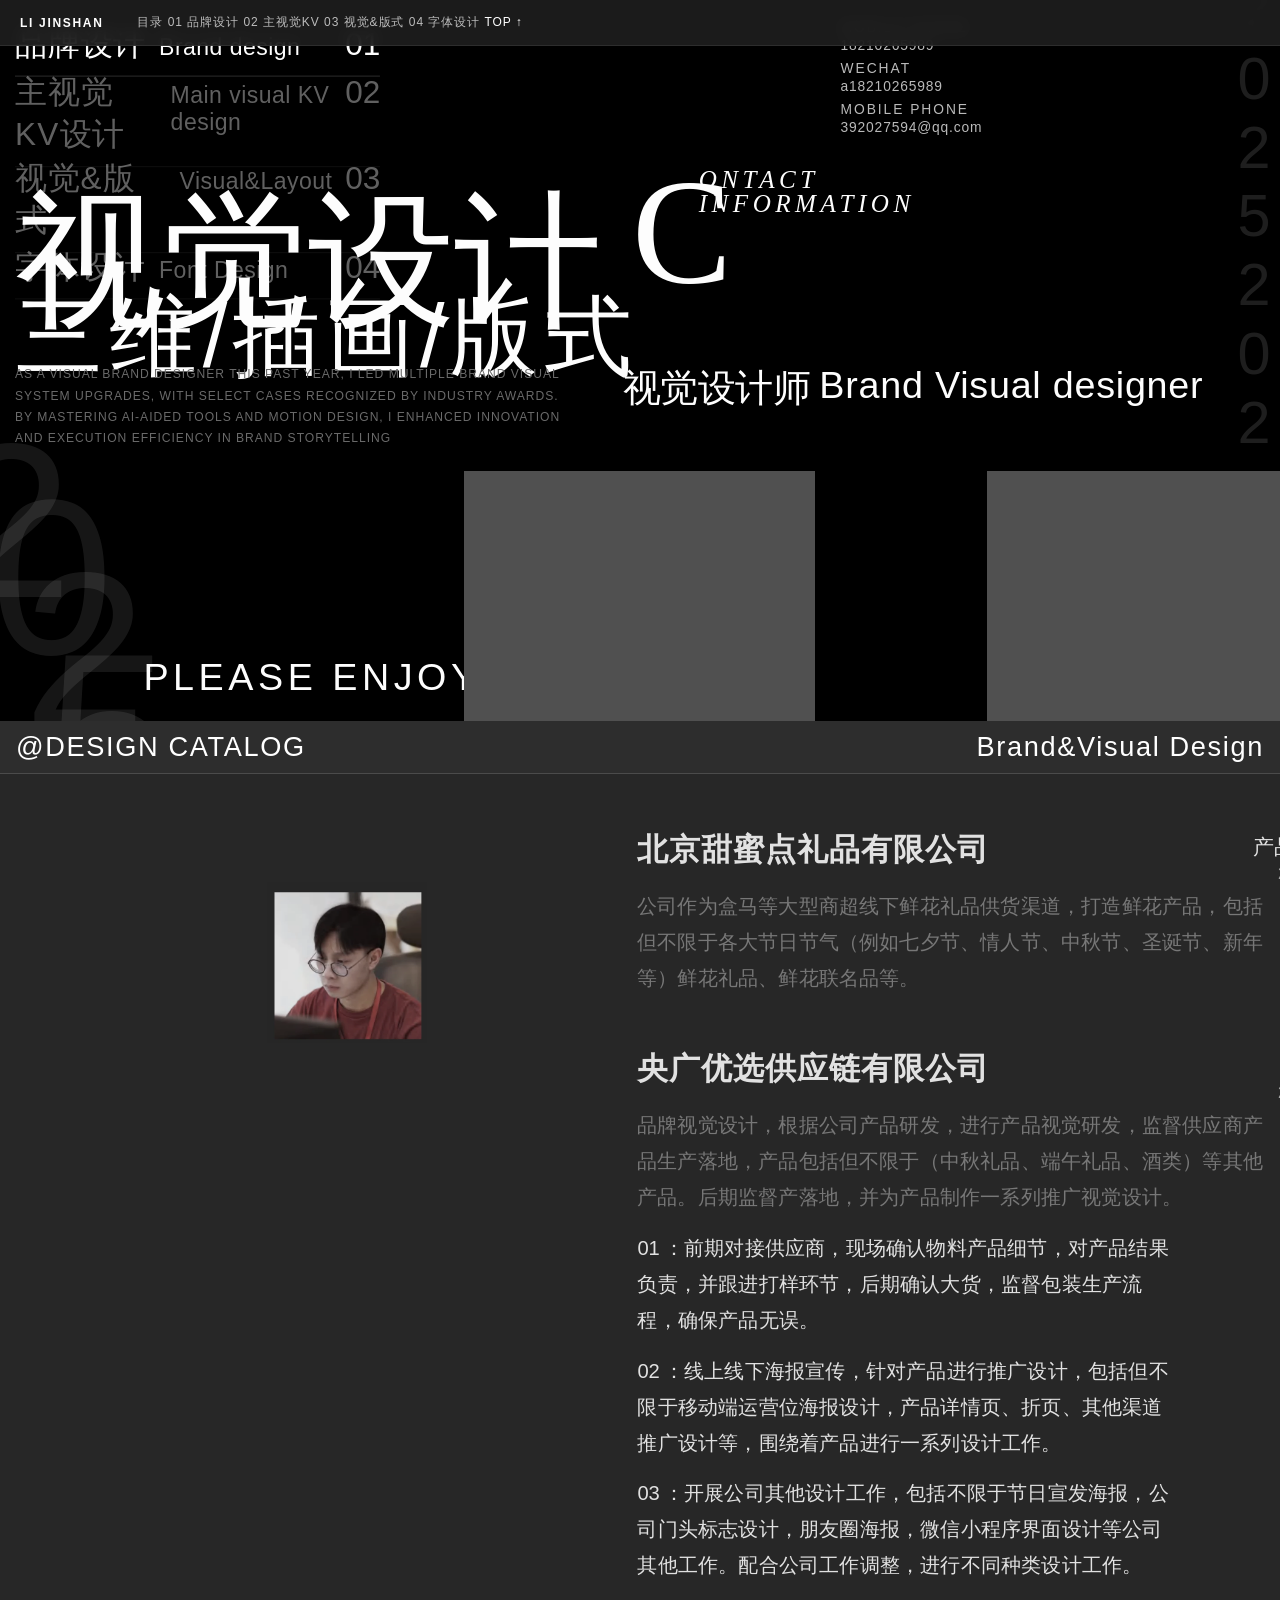
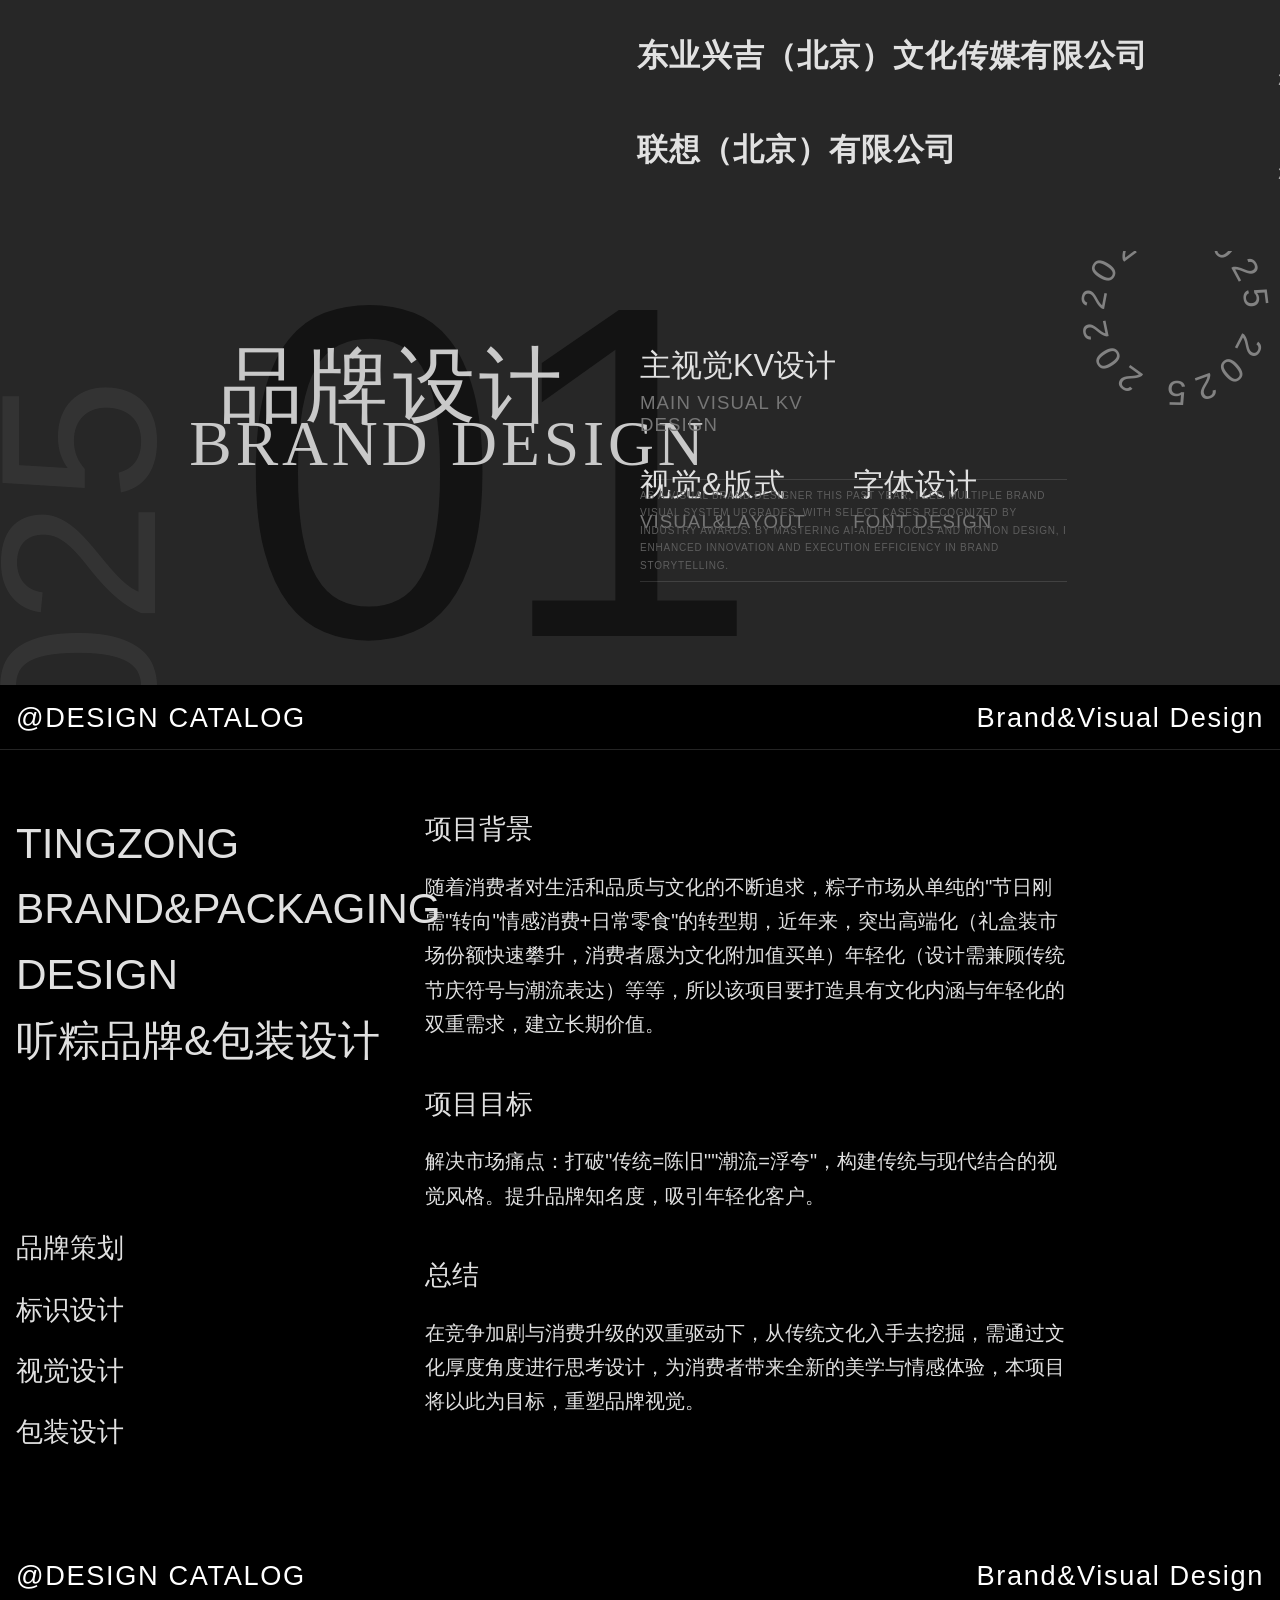
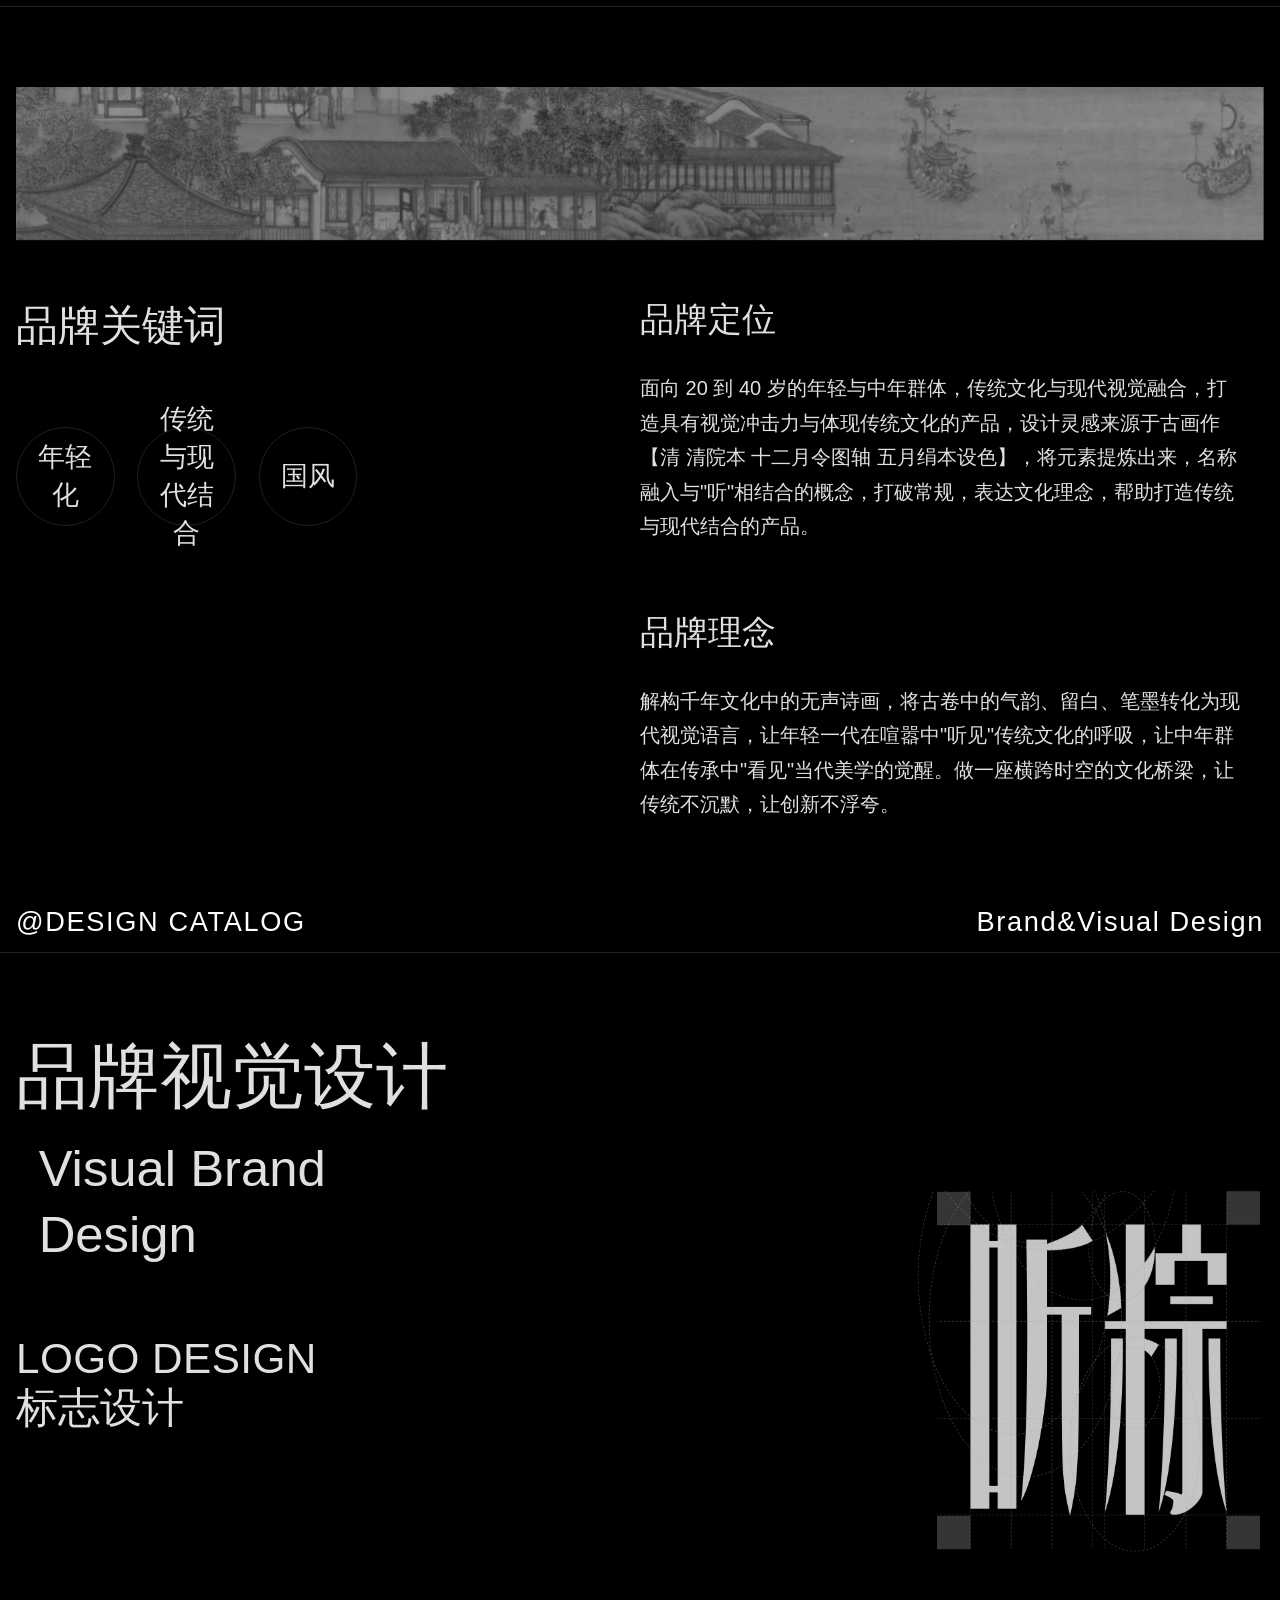
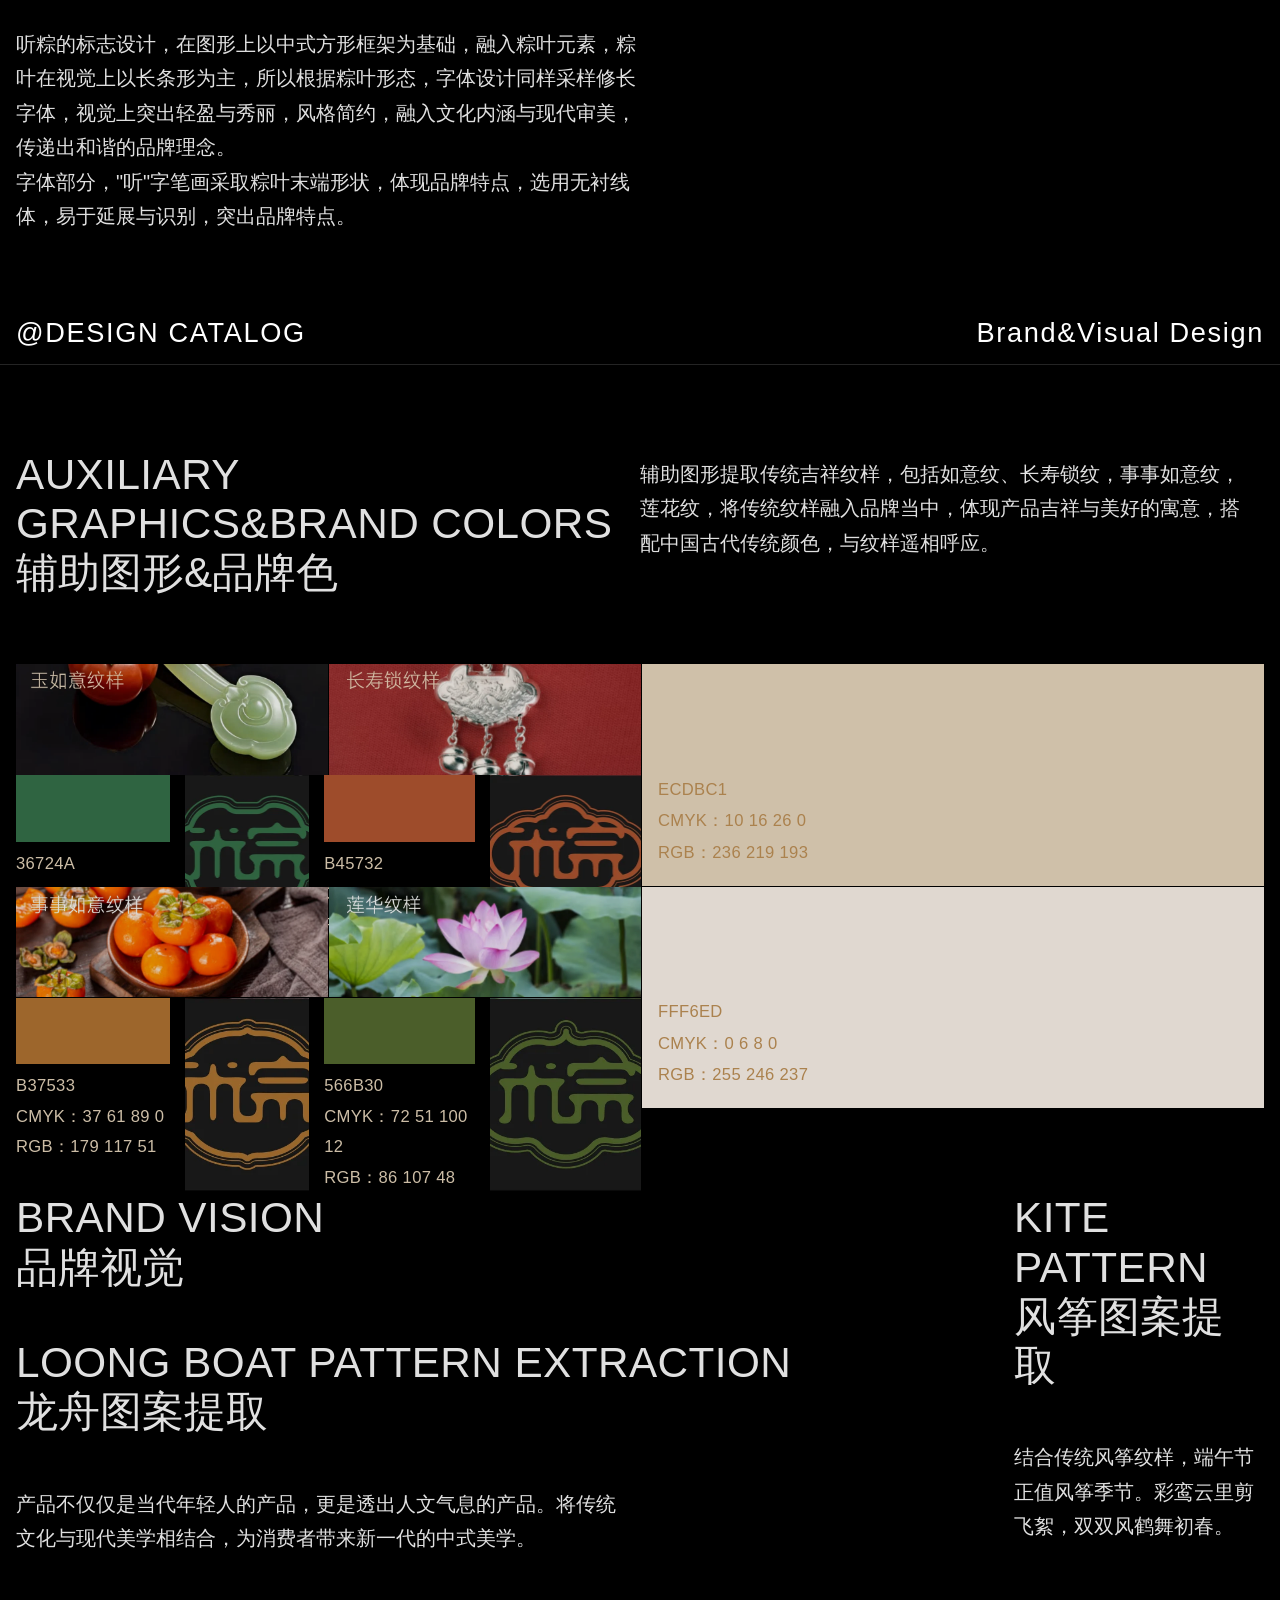
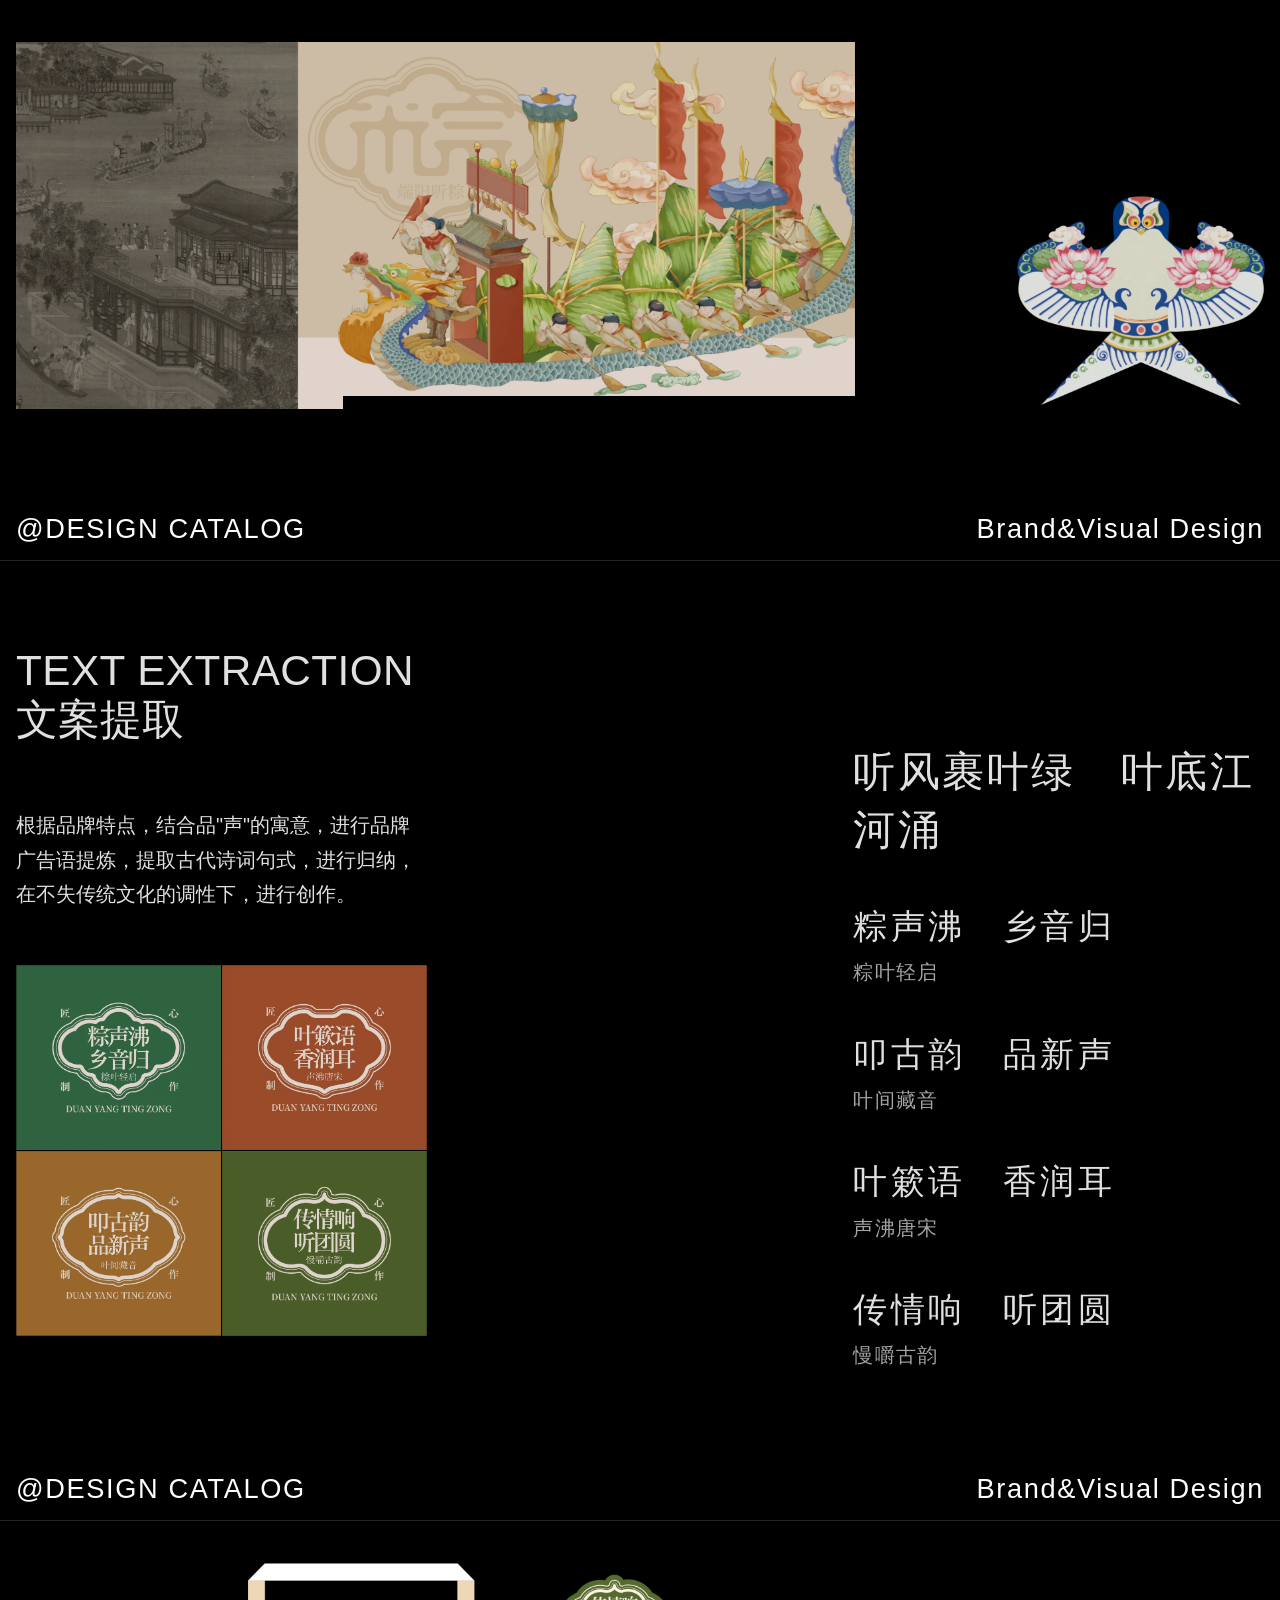
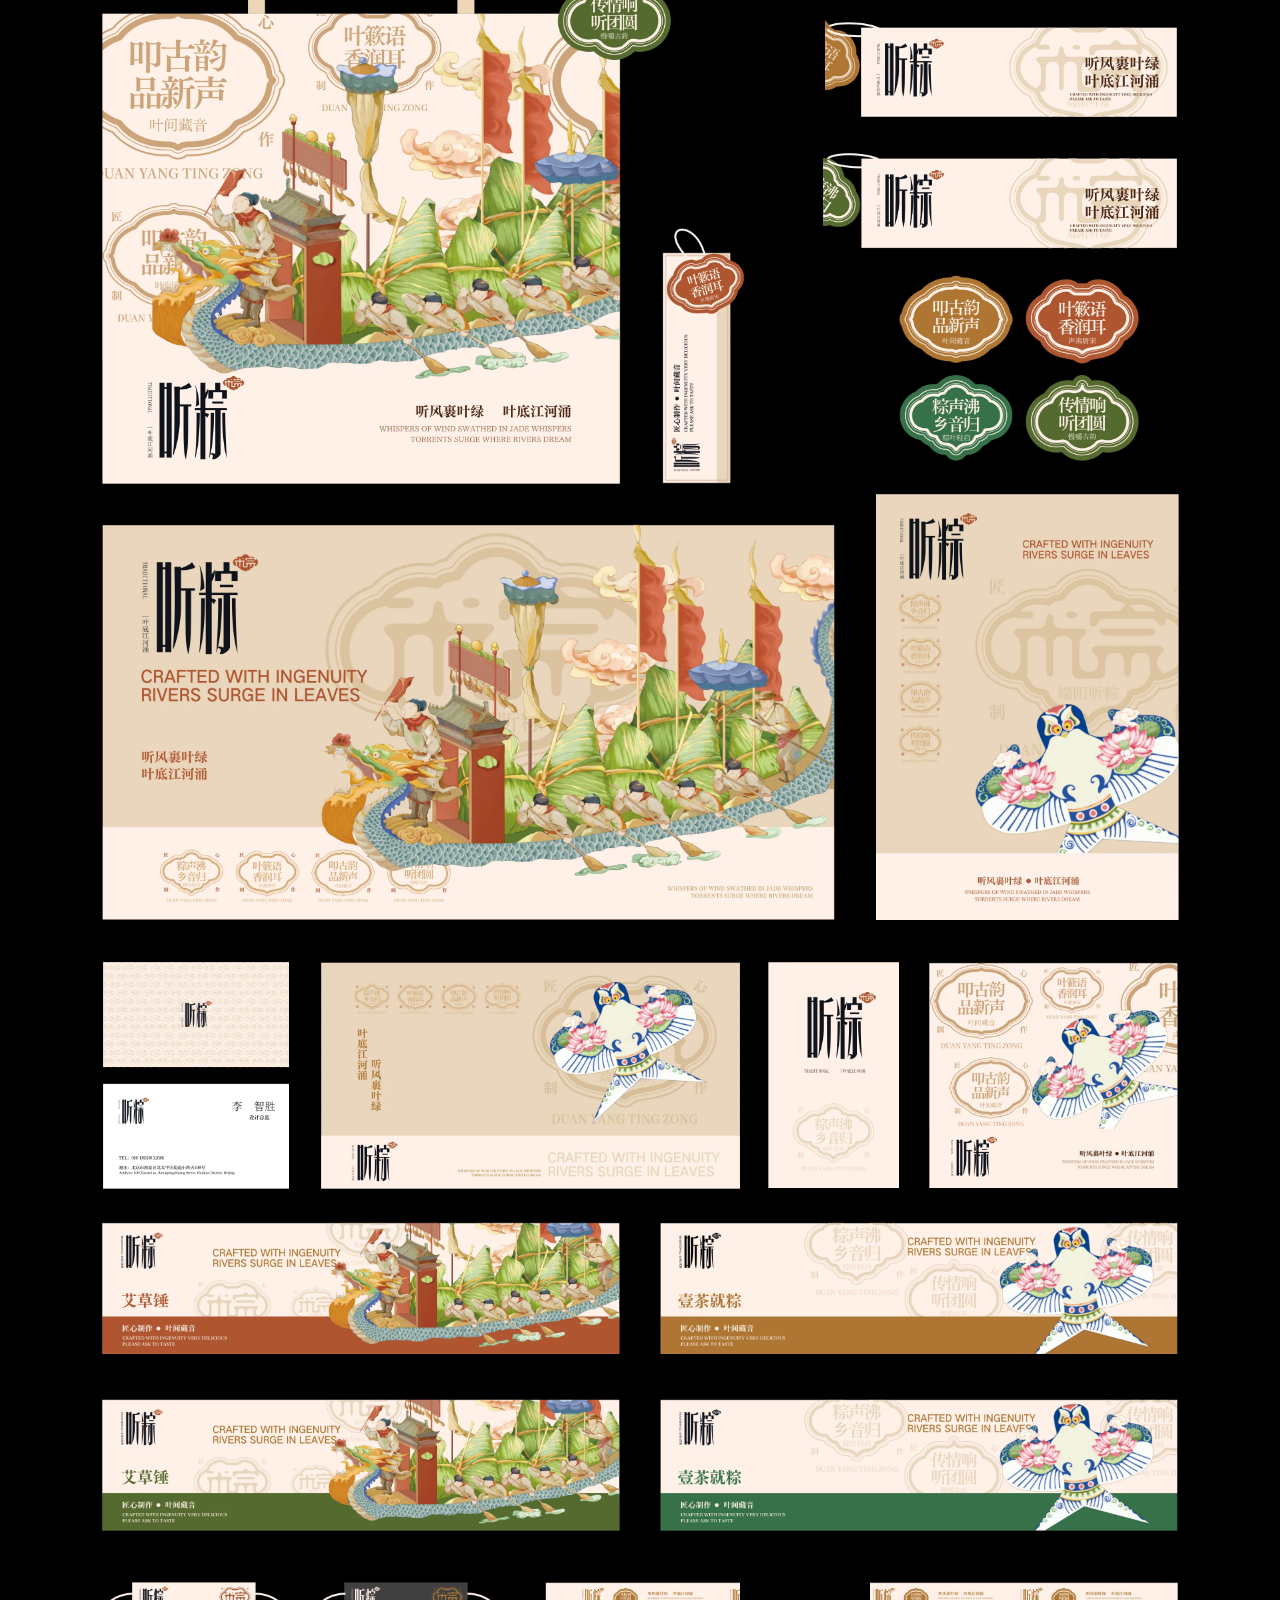
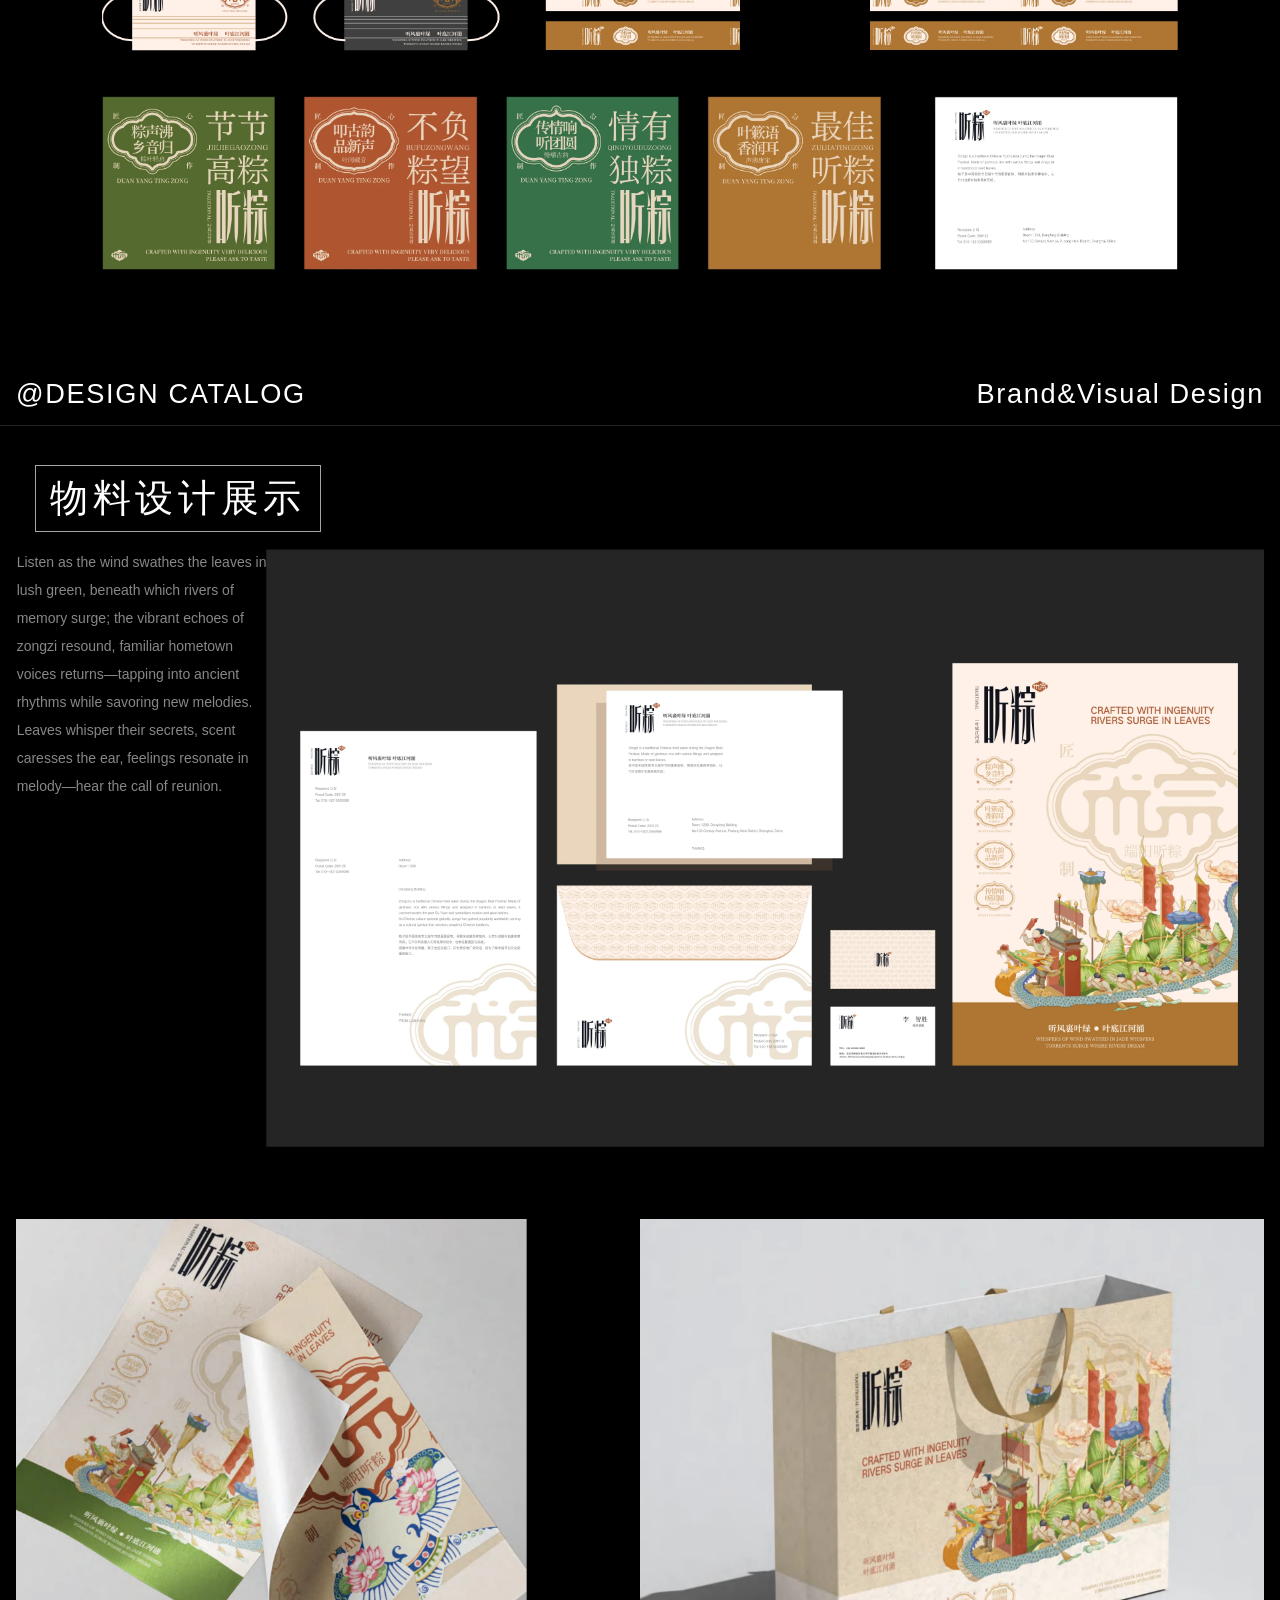
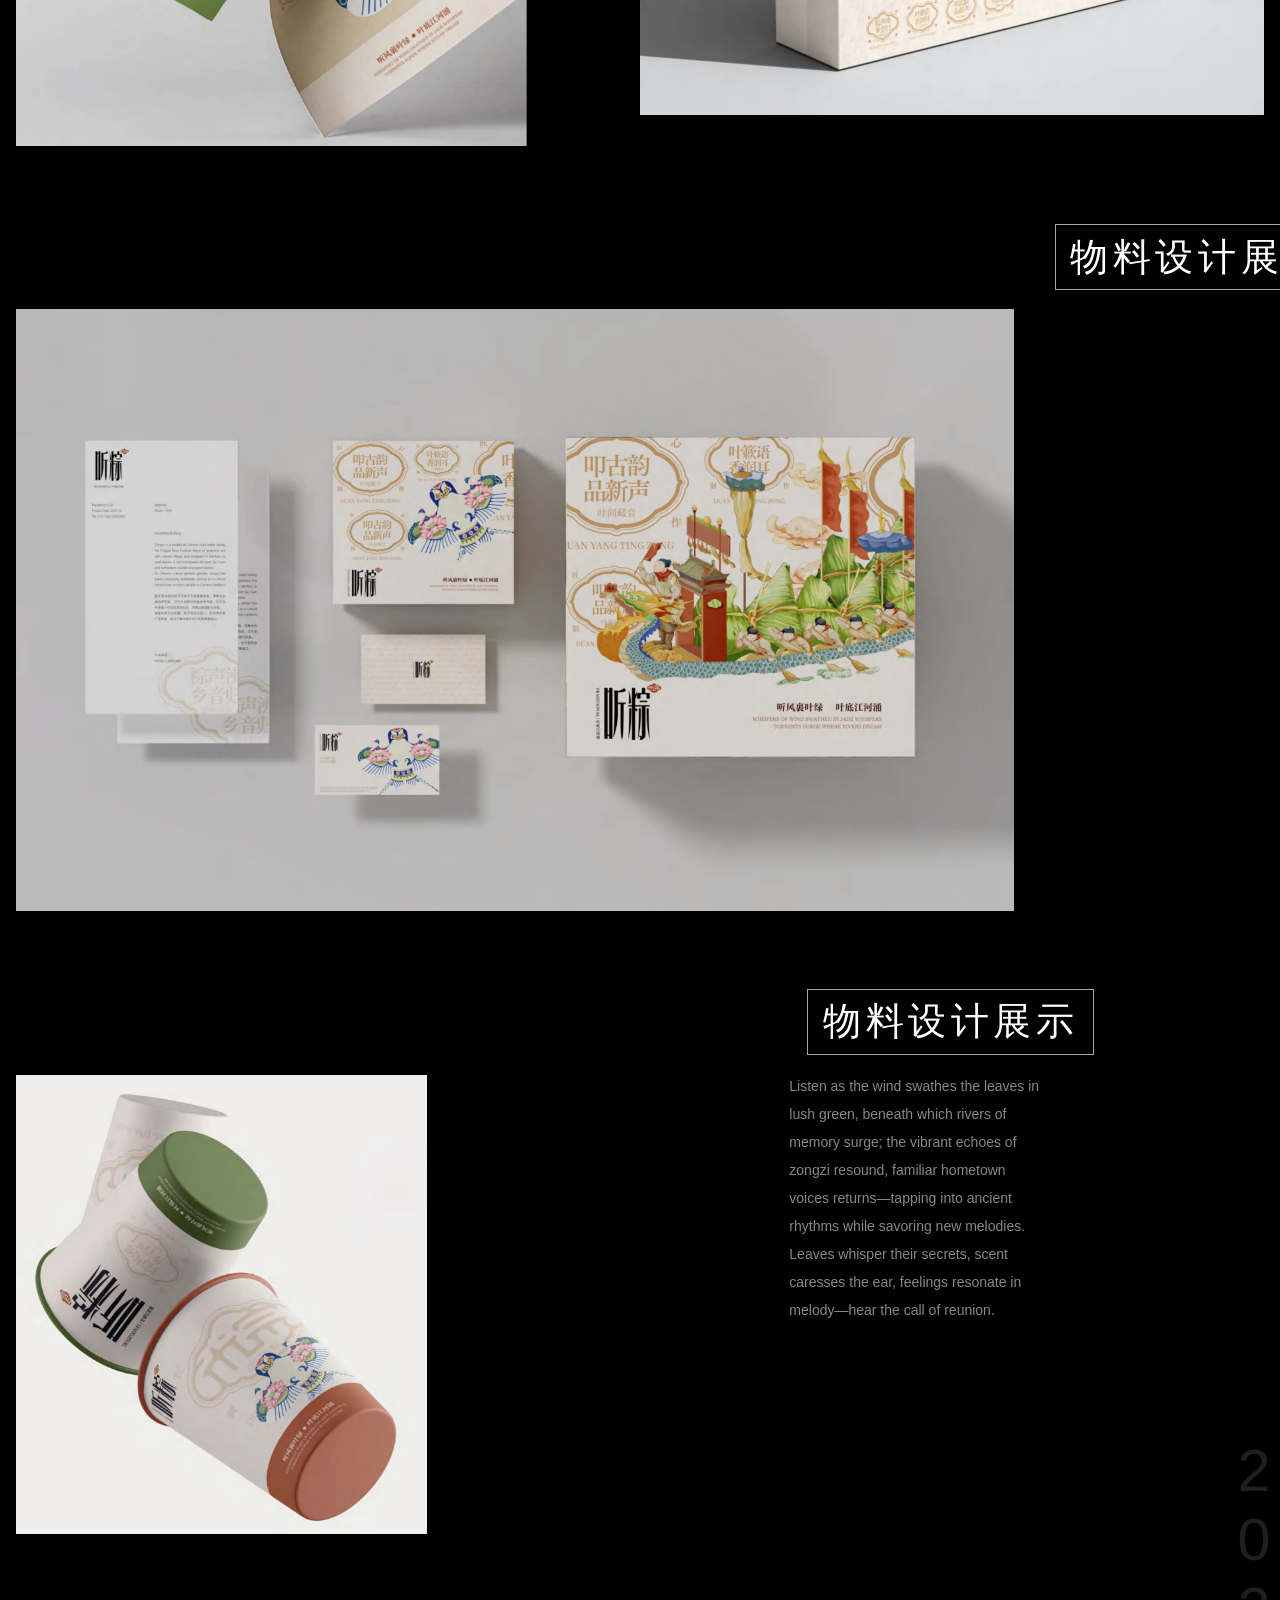
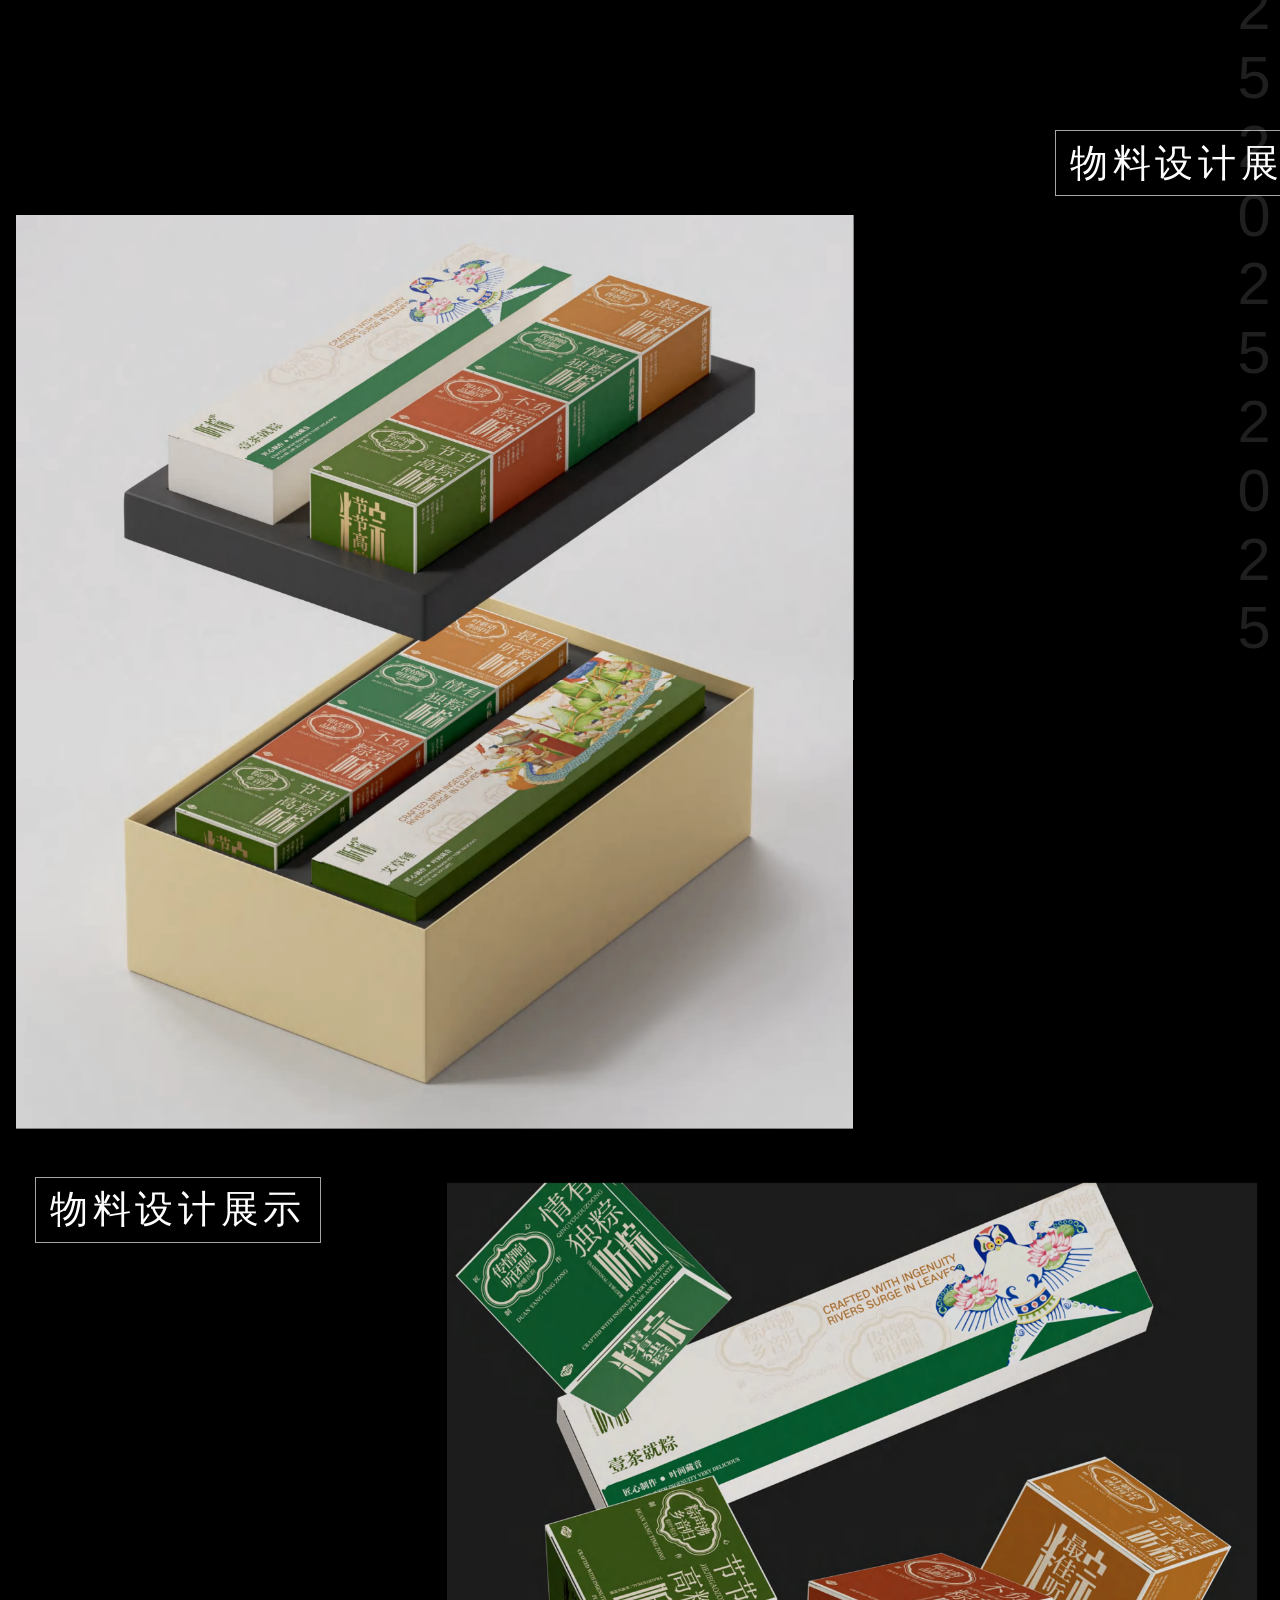
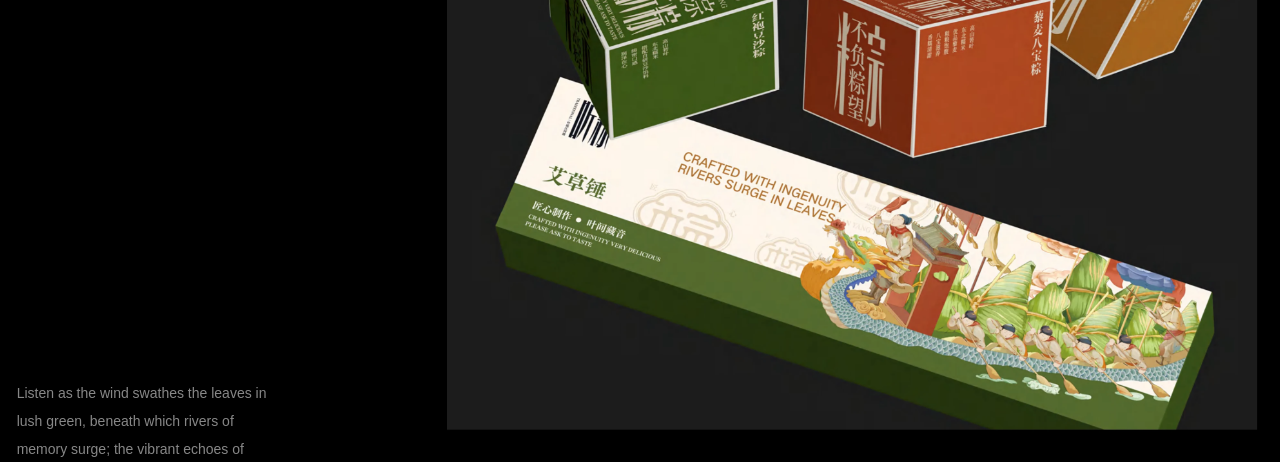
<file: index.html>
<!DOCTYPE html>
<html lang="zh-CN">
<head>
<meta charset="UTF-8" />
<meta name="viewport" content="width=device-width, initial-scale=1.0" />
<title data-content="navigation.pageTitle">李金山 · 视觉设计作品集</title>
<meta name="description" content="李金山 品牌视觉设计师作品集：品牌设计 / 主视觉KV / 视觉版式 / 字体设计" />
<meta property="og:title" content="李金山 · 视觉设计作品集" />
<meta property="og:description" content="品牌设计 / 主视觉KV / 视觉&版式 / 字体设计 —— 李金山作品集" />
<meta property="og:type" content="website" />
<link rel="stylesheet" href="styles.css?v=34" />
</head>
<body>

<!-- 顶部固定细导航 -->
<nav class="topbar" id="topbar">
  <span class="brand" data-content="navigation.brand"></span>
  <button class="burger" id="burger" aria-label="打开导航" aria-expanded="false">☰</button>
  <div class="menu">
    <a href="#home" data-content="navigation.menu.0"></a>
    <a href="#c01" data-content="navigation.menu.1"></a>
    <a href="#c02" data-content="navigation.menu.2"></a>
    <a href="#c03" data-content="navigation.menu.3"></a>
    <a href="#c04" data-content="navigation.menu.4"></a>
    <span class="sp"></span>
    <a class="top" href="#home" data-content="navigation.top"></a>
  </div>
</nav>

<!-- ================= p01 首页 ================= -->
<header id="home" data-zoom>
  <div class="home-top" data-scene>
    <div class="wm25-stair">
      <span style="left:calc(var(--u) * -76); top:calc(var(--u) * 615);">2</span>
      <span style="left:calc(var(--u) * -15); top:calc(var(--u) * 701);">0</span>
      <span style="left:calc(var(--u) * 35);  top:calc(var(--u) * 808);">2</span>
      <span style="left:calc(var(--u) * 71);  top:calc(var(--u) * 932);">5</span>
    </div>
    <div class="wm25-col"><span>2</span><span>0</span><span>2</span><span>5</span><span>2</span><span>0</span><span>2</span><span>5</span><span>2</span><span>0</span><span>2</span><span>5</span></div>

    <div class="dir">
      <a class="it" href="#c01"><span class="cn" data-content="navigation.dir.0.cn"></span><span class="en" data-content="navigation.dir.0.en"></span><span class="num" data-content="navigation.dir.0.num"></span></a>
      <a class="it todo" href="#c02"><span class="cn" data-content="navigation.dir.1.cn"></span><span class="en" data-content="navigation.dir.1.en"></span><span class="num" data-content="navigation.dir.1.num"></span></a>
      <a class="it todo" href="#c03"><span class="cn" data-content="navigation.dir.2.cn"></span><span class="en" data-content="navigation.dir.2.en"></span><span class="num" data-content="navigation.dir.2.num"></span></a>
      <a class="it todo" href="#c04"><span class="cn" data-content="navigation.dir.3.cn"></span><span class="en" data-content="navigation.dir.3.en"></span><span class="num" data-content="navigation.dir.3.num"></span></a>
    </div>

    <div class="contact">
      <div class="grp"><div class="lbl" data-content="contact.labels.0"></div><div class="val" data-content="contact.phone"></div></div>
      <div class="grp"><div class="lbl" data-content="contact.labels.1"></div><div class="val" data-content="contact.wechat"></div></div>
      <div class="grp"><div class="lbl" data-content="contact.labels.2"></div><div class="val" data-content="contact.email"></div></div>
    </div>

    <h1 class="hero-t" data-content="hero.title"></h1>
    <div class="hero-s" data-content="hero.subtitle"></div>
    <p class="hero-b" data-content="hero.description"></p>
    <div class="role cn" data-content="hero.roleCn"></div>
    <div class="role en" data-content="hero.roleEn"></div>

    <div class="deco-c">
      <div class="c" data-content="hero.decoInitial"></div>
      <div class="t r1" data-content="hero.decoLine1"></div>
      <div class="t r2" data-content="hero.decoLine2"></div>
    </div>
    <div class="please" data-content="hero.please"></div>

    <div class="grey-slot gs1" data-slot="home-grey-01"></div>
    <div class="grey-slot gs2" data-slot="home-grey-02"></div>
  </div>

  <div class="home-bar"><span data-content="catalog.left"></span><span data-content="catalog.right"></span></div>

  <div class="exp-section" data-scene>
    <div class="exp-portrait" data-slot="home-portrait"><img src="images/v2/p01_portrait.webp" alt="李金山" /></div>
    <div class="job">
      <div class="co" data-content="about.jobs.0.co"></div>
      <div class="meta"><span class="role" data-content="about.jobs.0.role"></span><span class="date" data-content="about.jobs.0.date"></span></div>
      <p class="desc" data-content="about.jobs.0.desc"></p>
    </div>
    <div class="job">
      <div class="co" data-content="about.jobs.1.co"></div>
      <div class="meta"><span class="role" data-content="about.jobs.1.role"></span><span class="date" data-content="about.jobs.1.date"></span></div>
      <p class="desc" data-content="about.jobs.1.desc"></p>
      <p class="pt"><b data-content="about.jobs.1.ptnum.0"></b>：<span data-content="about.jobs.1.pt.0"></span></p>
      <p class="pt"><b data-content="about.jobs.1.ptnum.1"></b>：<span data-content="about.jobs.1.pt.1"></span></p>
      <p class="pt"><b data-content="about.jobs.1.ptnum.2"></b>：<span data-content="about.jobs.1.pt.2"></span></p>
    </div>
    <div class="job">
      <div class="co" data-content="about.jobs.2.co"></div>
      <div class="meta"><span class="role" data-content="about.jobs.2.role"></span><span class="date" data-content="about.jobs.2.date"></span></div>
    </div>
    <div class="job">
      <div class="co" data-content="about.jobs.3.co"></div>
      <div class="meta"><span class="role" data-content="about.jobs.3.role"></span><span class="date" data-content="about.jobs.3.date"></span></div>
    </div>
  </div>
</header>

<!-- ================= 01 品牌设计 · 听粽（p02–p04） ================= -->
<section id="c01" data-zoom>
  <!-- 章头带 -->
  <div class="ch-head" data-scene>
    <div class="giant" data-content="works.0.number"></div>
    <h2 class="cn-t" data-content="works.0.title"></h2>
    <div class="en-t" data-content="works.0.subtitle"></div>
    <div class="mini-nav">
      <div class="it"><div class="cn2" data-content="works.0.mininav.0.cn"></div><div class="en2" data-content="works.0.mininav.0.en"></div></div>
      <div class="it"></div>
      <div class="it"><div class="cn2" data-content="works.0.mininav.2.cn"></div><div class="en2" data-content="works.0.mininav.2.en"></div></div>
      <div class="it"><div class="cn2" data-content="works.0.mininav.3.cn"></div><div class="en2" data-content="works.0.mininav.3.en"></div></div>
    </div>
    <p class="bio" data-content="works.0.description"></p>
    <svg class="ring" viewBox="0 0 300 300">
      <defs><path id="ringpath" d="M150,150 m-105,0 a105,105 0 1,1 210,0 a105,105 0 1,1 -210,0" /></defs>
      <text font-size="52" letter-spacing="10"><textPath href="#ringpath" data-content="works.0.yearring">2025 2025 2025 2025</textPath></text>
    </svg>
    <div class="wm25-left" data-content="works.0.year"></div>
  </div>

  <div class="runbar"><span data-content="catalog.left"></span><span data-content="catalog.right"></span></div>

  <!-- 项目背景 / 目标 / 总结 -->
  <div class="secA" data-scene>
    <div class="l">
      <h2 class="tt3" data-content="works.0.blocks.projectid.body"></h2>
      <div class="labels">
        <div data-content="works.0.blocks.tags.items.0"></div>
        <div data-content="works.0.blocks.tags.items.1"></div>
        <div data-content="works.0.blocks.tags.items.2"></div>
        <div data-content="works.0.blocks.tags.items.3"></div>
      </div>
    </div>
    <div class="r">
      <div class="blk">
        <h3 class="h" data-content="works.0.blocks.background.title"></h3>
        <div class="para" data-content="works.0.blocks.background.body"></div>
      </div>
      <div class="blk">
        <h3 class="h" data-content="works.0.blocks.goal.title"></h3>
        <div class="para" data-content="works.0.blocks.goal.body"></div>
      </div>
      <div class="blk">
        <h3 class="h" data-content="works.0.blocks.summary.title"></h3>
        <div class="para" data-content="works.0.blocks.summary.body"></div>
      </div>
    </div>
  </div>

  <div class="runbar" style="margin-top:calc(var(--u) * 100);"><span data-content="catalog.left"></span><span data-content="catalog.right"></span></div>

  <div class="bandimg" data-scene><img src="images/v2/p02_band.webp" alt="听粽 · 古画意境长卷" style="width:100%; height:auto;" data-slot="brand-01-band" /></div>

  <!-- 品牌关键词 / 定位 / 理念 -->
  <div class="secB" data-scene>
    <div class="l">
      <h2 class="tt2" data-content="works.0.blocks.keywords.title"></h2>
      <div class="circles">
        <div class="cc" data-content="works.0.blocks.keywords.items.0"></div>
        <div class="cc" data-content="works.0.blocks.keywords.items.1"></div>
        <div class="cc" data-content="works.0.blocks.keywords.items.2"></div>
      </div>
    </div>
    <div class="r">
      <div class="blk">
        <h3 class="h" data-content="works.0.blocks.positioning.title"></h3>
        <div class="para" data-content="works.0.blocks.positioning.body"></div>
      </div>
      <div class="blk">
        <h3 class="h" data-content="works.0.blocks.philosophy.title"></h3>
        <div class="para" data-content="works.0.blocks.philosophy.body"></div>
      </div>
    </div>
  </div>

  <div class="runbar" style="margin-top:calc(var(--u) * 100);"><span data-content="catalog.left"></span><span data-content="catalog.right"></span></div>

  <!-- LOGO -->
  <div class="secC" data-scene data-imgzoom>
    <div class="l">
      <h2 class="big-t" data-content="works.0.blocks.visualbrand.title"></h2>
      <div class="big-e" data-content="works.0.blocks.visualbrand.subtitle"></div>
      <h2 class="tt2 tt"><span class="en" data-content="works.0.blocks.logodesign.subtitle"></span><span class="cn" data-content="works.0.blocks.logodesign.title"></span></h2>
      <div class="para" data-content="works.0.blocks.logodesign.body"></div>
    </div>
    <div class="logo-slot" data-slot="brand-01-logo"><img src="images/v2/p02_logo.webp" alt="听粽 LOGO 字体设计" /></div>
  </div>

  <div class="runbar" style="margin-top:calc(var(--u) * 100);"><span data-content="catalog.left"></span><span data-content="catalog.right"></span></div>

  <!-- 辅助图形 & 品牌色 -->
  <div class="secD" data-scene data-imgzoom>
    <div class="head">
      <h2 class="tt tt2"><span class="en" data-content="works.0.blocks.auxgraphics.subtitle"></span><span class="cn" data-content="works.0.blocks.auxgraphics.title"></span></h2>
      <div class="para" data-content="works.0.blocks.auxgraphics.body"></div>
    </div>
    <div class="grid">
      <div class="cells">
        <div class="phrow">
          <div class="cell-photo" data-slot="brand-01-pattern-01-ruyi"><img src="images/v2/p02_photo_ruyi.webp" alt="玉如意纹样" /></div>
          <div class="cell-photo" data-slot="brand-01-pattern-02-lock"><img src="images/v2/p02_photo_lock.webp" alt="长寿锁纹样" /></div>
        </div>
        <div class="swrow">
          <div class="sw"><div class="blk" style="background:#36724A;"></div><div class="spec" style="color:#e9d8be;" data-content="works.0.blocks.colorspecs.items.0"></div></div>
          <div class="sw" data-slot="brand-01-seal-01-green"><img src="images/v2/p02_seal_grn.webp" alt="听粽印章 · 绿" style="width:100%; height:100%; object-fit:cover;" /></div>
          <div class="sw"><div class="blk" style="background:#B45732;"></div><div class="spec" style="color:#e9d8be;" data-content="works.0.blocks.colorspecs.items.1"></div></div>
          <div class="sw" data-slot="brand-01-seal-02-orange"><img src="images/v2/p02_seal_org.webp" alt="听粽印章 · 橙" style="width:100%; height:100%; object-fit:cover;" /></div>
        </div>
        <div class="phrow">
          <div class="cell-photo" data-slot="brand-01-pattern-03-shi"><img src="images/v2/p02_photo_shi.webp" alt="柿柿如意纹样" /></div>
          <div class="cell-photo" data-slot="brand-01-pattern-04-lian"><img src="images/v2/p02_photo_lian.webp" alt="莲华纹样" /></div>
        </div>
        <div class="swrow">
          <div class="sw"><div class="blk" style="background:#B37533;"></div><div class="spec" style="color:#e9d8be;" data-content="works.0.blocks.colorspecs.items.2"></div></div>
          <div class="sw" data-slot="brand-01-seal-03-gold"><img src="images/v2/p02_seal_gld.webp" alt="听粽印章 · 金" style="width:100%; height:100%; object-fit:cover;" /></div>
          <div class="sw"><div class="blk" style="background:#566B30;"></div><div class="spec" style="color:#e9d8be;" data-content="works.0.blocks.colorspecs.items.3"></div></div>
          <div class="sw" data-slot="brand-01-seal-04-olive"><img src="images/v2/p02_seal_olv.webp" alt="听粽印章 · 橄榄" style="width:100%; height:100%; object-fit:cover;" /></div>
        </div>
      </div>
      <div class="swatches">
        <div class="bigsw" style="background:#ECDBC1;">
          <div class="spec" style="color:#c39459;" data-content="works.0.blocks.colorspecs.items.4"></div>
        </div>
        <div class="bigsw" style="background:#FFF6ED;">
          <div class="spec" style="color:#c39459;" data-content="works.0.blocks.colorspecs.items.5"></div>
        </div>
      </div>
    </div>
  </div>

  <!-- 图形提取 -->
  <div class="secE" data-scene data-imgzoom>
    <div class="cols">
      <div class="l">
        <h2 class="tt tt2"><span class="en" data-content="works.0.blocks.brandvision.subtitle"></span><span class="cn" data-content="works.0.blocks.brandvision.title"></span></h2>
        <h3 class="tt2 tt"><span class="en" data-content="works.0.blocks.boatpattern.subtitle"></span><span class="cn" data-content="works.0.blocks.boatpattern.title"></span></h3>
        <div class="para" data-content="works.0.blocks.boatpattern.body"></div>
      </div>
      <div class="r">
        <h3 class="tt2 tt"><span class="en" data-content="works.0.blocks.kitepattern.subtitle"></span><span class="cn" data-content="works.0.blocks.kitepattern.title"></span></h3>
        <div class="para" data-content="works.0.blocks.kitepattern.body"></div>
      </div>
    </div>
    <div class="arts">
      <div class="a1" data-slot="brand-01-boat-ref"><img src="images/v2/p02_boat_ref.webp" alt="古画参考" /></div>
      <div class="a2" data-slot="brand-01-boat-art"><img src="images/v2/p02_boat_art.webp" alt="龙舟图案" /></div>
      <div class="a3" data-slot="brand-01-kite-art"><img src="images/v2/p02_kite_art.webp" alt="风筝图案" /></div>
    </div>
  </div>

  <div class="runbar" style="margin-top:calc(var(--u) * 120);"><span data-content="catalog.left"></span><span data-content="catalog.right"></span></div>

  <!-- 文案提取 -->
  <div class="secF" data-scene data-imgzoom>
    <div class="l">
      <h2 class="tt tt2"><span class="en" data-content="works.0.blocks.textextraction.subtitle"></span><span class="cn" data-content="works.0.blocks.textextraction.title"></span></h2>
      <div class="para" data-content="works.0.blocks.textextraction.body"></div>
      <div class="poem-tiles">
        <img src="images/v2/p02_poem_1.webp" alt="粽声沸 乡音归" data-slot="brand-01-poem-01" />
        <img src="images/v2/p02_poem_2.webp" alt="叶簌语 香润耳" data-slot="brand-01-poem-02" />
        <img src="images/v2/p02_poem_3.webp" alt="叩古韵 品新声" data-slot="brand-01-poem-03" />
        <img src="images/v2/p02_poem_4.webp" alt="传情响 听团圆" data-slot="brand-01-poem-04" />
      </div>
    </div>
    <div class="poems">
      <div class="main" data-content="works.0.blocks.poems.items.0"></div>
      <div class="it"><div class="p1" data-content="works.0.blocks.poems.items.1"></div><div class="p2" data-content="works.0.blocks.poems.items.2"></div></div>
      <div class="it"><div class="p1" data-content="works.0.blocks.poems.items.3"></div><div class="p2" data-content="works.0.blocks.poems.items.4"></div></div>
      <div class="it"><div class="p1" data-content="works.0.blocks.poems.items.5"></div><div class="p2" data-content="works.0.blocks.poems.items.6"></div></div>
      <div class="it"><div class="p1" data-content="works.0.blocks.poems.items.7"></div><div class="p2" data-content="works.0.blocks.poems.items.8"></div></div>
    </div>
  </div>

  <!-- ===== p03 物料应用墙 ===== -->
  <div class="runbar"><span data-content="catalog.left"></span><span data-content="catalog.right"></span></div>
  <div class="collage" style="height:calc(var(--u) * 3060);" data-scene>
    <div class="ab" style="left:calc(var(--u)*140); top:calc(var(--u)*40);   width:calc(var(--u)*815); height:calc(var(--u)*823);" data-slot="brand-02-bag"><img src="images/v2/p03_bag.webp" alt="听粽手提袋" /></div>
    <div class="ab" style="left:calc(var(--u)*935); top:calc(var(--u)*50);   width:calc(var(--u)*80);  height:calc(var(--u)*200);" data-slot="brand-02-sticker-overlay"><img src="images/v2/p03_sticker.webp" alt="贴纸" /></div>
    <div class="ab" style="left:calc(var(--u)*960); top:calc(var(--u)*430);  width:calc(var(--u)*190); height:calc(var(--u)*439);" data-slot="brand-02-bookmark"><img src="images/v2/p03_bookmark.webp" alt="书签吊牌" /></div>
    <div class="ab" style="left:calc(var(--u)*1238);top:calc(var(--u)*115);  width:calc(var(--u)*571); height:calc(var(--u)*205);" data-slot="brand-02-banner-01"><img src="images/v2/p03_banner1.webp" alt="横幅 · 龙舟" /></div>
    <div class="ab" style="left:calc(var(--u)*1234);top:calc(var(--u)*325);  width:calc(var(--u)*575); height:calc(var(--u)*215);" data-slot="brand-02-banner-02"><img src="images/v2/p03_banner2.webp" alt="横幅 · 粽子" /></div>
    <div class="ab" style="left:calc(var(--u)*1310);top:calc(var(--u)*500);  width:calc(var(--u)*435); height:calc(var(--u)*335);" data-slot="brand-02-stickers"><img src="images/v2/p03_stickers.webp" alt="异形贴纸组" /></div>
    <div class="ab" style="left:calc(var(--u)*150); top:calc(var(--u)*865);  width:calc(var(--u)*1106);height:calc(var(--u)*637);" data-slot="brand-02-bigbanner"><img src="images/v2/p03_bigbanner.webp" alt="龙舟大横幅" /></div>
    <div class="ab" style="left:calc(var(--u)*1314);top:calc(var(--u)*859);  width:calc(var(--u)*454); height:calc(var(--u)*639);" data-slot="brand-02-kite-poster"><img src="images/v2/p03_kitepost.webp" alt="风筝海报" /></div>
    <div class="ab" style="left:calc(var(--u)*154); top:calc(var(--u)*1562); width:calc(var(--u)*280); height:calc(var(--u)*340);" data-slot="brand-02-card-01"><img src="images/v2/p03_card1.webp" alt="名片组" /></div>
    <div class="ab" style="left:calc(var(--u)*482); top:calc(var(--u)*1556); width:calc(var(--u)*628); height:calc(var(--u)*346);" data-slot="brand-02-card-02"><img src="images/v2/p03_card2.webp" alt="风筝横卡" /></div>
    <div class="ab" style="left:calc(var(--u)*1152);top:calc(var(--u)*1562); width:calc(var(--u)*196); height:calc(var(--u)*339);" data-slot="brand-02-card-03"><img src="images/v2/p03_card3.webp" alt="竖版卡" /></div>
    <div class="ab" style="left:calc(var(--u)*1394);top:calc(var(--u)*1555); width:calc(var(--u)*500); height:calc(var(--u)*346);" data-slot="brand-02-card-04"><img src="images/v2/p03_card4.webp" alt="双联卡" /></div>
    <div class="ab" style="left:calc(var(--u)*140); top:calc(var(--u)*1942); width:calc(var(--u)*1780);height:calc(var(--u)*213);" data-slot="brand-02-hband-01"><img src="images/v2/p03_hband1.webp" alt="横幅条 · 艾草链/壹茶就粽" /></div>
    <div class="ab" style="left:calc(var(--u)*140); top:calc(var(--u)*2205); width:calc(var(--u)*1780);height:calc(var(--u)*225);" data-slot="brand-02-hband-02"><img src="images/v2/p03_hband2.webp" alt="横幅条 2" /></div>
    <div class="ab" style="left:calc(var(--u)*153); top:calc(var(--u)*2440); width:calc(var(--u)*549); height:calc(var(--u)*245);" data-slot="brand-02-mask-01"><img src="images/v2/p03_mask1.webp" alt="口罩 · 龙舟" /></div>
    <div class="ab" style="left:calc(var(--u)*517); top:calc(var(--u)*2440); width:calc(var(--u)*593); height:calc(var(--u)*245);" data-slot="brand-02-mask-02"><img src="images/v2/p03_mask2.webp" alt="口罩 · 风筝" /></div>
    <div class="ab" style="left:calc(var(--u)*1305);top:calc(var(--u)*2440); width:calc(var(--u)*610); height:calc(var(--u)*245);" data-slot="brand-02-tape"><img src="images/v2/p03_tape.webp" alt="纸胶带" /></div>
    <div class="ab" style="left:calc(var(--u)*150); top:calc(var(--u)*2630); width:calc(var(--u)*290); height:calc(var(--u)*400);" data-slot="brand-02-poster-01"><img src="images/v2/p03_poster1.webp" alt="海报 1" /></div>
    <div class="ab" style="left:calc(var(--u)*440); top:calc(var(--u)*2630); width:calc(var(--u)*295); height:calc(var(--u)*400);" data-slot="brand-02-poster-02"><img src="images/v2/p03_poster2.webp" alt="海报 2" /></div>
    <div class="ab" style="left:calc(var(--u)*735); top:calc(var(--u)*2630); width:calc(var(--u)*290); height:calc(var(--u)*400);" data-slot="brand-02-poster-03"><img src="images/v2/p03_poster3.webp" alt="海报 3" /></div>
    <div class="ab" style="left:calc(var(--u)*1025);top:calc(var(--u)*2630); width:calc(var(--u)*296); height:calc(var(--u)*400);" data-slot="brand-02-poster-04"><img src="images/v2/p03_poster4.webp" alt="海报 4" /></div>
    <div class="ab" style="left:calc(var(--u)*1402);top:calc(var(--u)*2630); width:calc(var(--u)*402); height:calc(var(--u)*400);" data-slot="brand-02-letter"><img src="images/v2/p03_letter.webp" alt="信纸" /></div>
  </div>

  <!-- ===== p04 包装 3D 展示 ===== -->
  <div class="runbar"><span data-content="catalog.left"></span><span data-content="catalog.right"></span></div>
  <div class="collage" style="height:calc(var(--u) * 7250);" data-scene>
    <div class="ab" style="left:calc(var(--u)*52);  top:calc(var(--u)*59);"><span class="tag-box" data-content="works.0.blocks.showcase.items.0"></span></div>
    <div class="ab poem-en" style="left:calc(var(--u)*25); top:calc(var(--u)*183);" data-content="works.0.blocks.epilogue.body"></div>
    <div class="ab" style="left:calc(var(--u)*399); top:calc(var(--u)*180);  width:calc(var(--u)*1500);height:calc(var(--u)*902);" data-slot="brand-03-board-01"><img src="images/v2/p04_board1.webp" alt="信纸 / 信封 / 名片板" /></div>
    <div class="ab" style="left:calc(var(--u)*24);  top:calc(var(--u)*1189); width:calc(var(--u)*767); height:calc(var(--u)*791);" data-slot="brand-03-poster-torn"><img src="images/v2/p04_torn.webp" alt="撕角海报" /></div>
    <div class="ab" style="left:calc(var(--u)*960); top:calc(var(--u)*1189); width:calc(var(--u)*936); height:calc(var(--u)*744);" data-slot="brand-03-bag"><img src="images/v2/p04_bag.webp" alt="手提袋" /></div>
    <div class="ab" style="left:calc(var(--u)*1582);top:calc(var(--u)*2097);"><span class="tag-box" data-content="works.0.blocks.showcase.items.1"></span></div>
    <div class="ab" style="left:calc(var(--u)*24);  top:calc(var(--u)*2225); width:calc(var(--u)*1497);height:calc(var(--u)*903);" data-slot="brand-03-board-02"><img src="images/v2/p04_board2.webp" alt="信封信纸板" /></div>
    <div class="ab" style="left:calc(var(--u)*1211);top:calc(var(--u)*3244);"><span class="tag-box" data-content="works.0.blocks.showcase.items.2"></span></div>
    <div class="ab poem-en" style="left:calc(var(--u)*1184);top:calc(var(--u)*3369);" data-content="works.0.blocks.epilogue.body"></div>
    <div class="ab" style="left:calc(var(--u)*24);  top:calc(var(--u)*3374); width:calc(var(--u)*616); height:calc(var(--u)*688);" data-slot="brand-03-jars"><img src="images/v2/p04_jars.webp" alt="罐体渲染" /></div>
    <div class="ab" style="left:calc(var(--u)*1582);top:calc(var(--u)*4356);"><span class="tag-box" data-content="works.0.blocks.showcase.items.3"></span></div>
    <div class="ab" style="left:calc(var(--u)*24);  top:calc(var(--u)*4483); width:calc(var(--u)*1257);height:calc(var(--u)*698);" data-slot="brand-03-longbox-01"><img src="images/v2/p04_longbox1.webp" alt="长条礼盒渲染" /></div>
    <div class="ab" style="left:calc(var(--u)*24);  top:calc(var(--u)*5181); width:calc(var(--u)*1256);height:calc(var(--u)*673);" data-slot="brand-03-longbox-02"><img src="images/v2/p04_longbox2.webp" alt="盒组渲染" /></div>
    <div class="ab" style="left:calc(var(--u)*52);  top:calc(var(--u)*5926);"><span class="tag-box" data-content="works.0.blocks.showcase.items.4"></span></div>
    <div class="ab" style="left:calc(var(--u)*638); top:calc(var(--u)*5917); width:calc(var(--u)*1257);height:calc(var(--u)*1314);" data-slot="brand-03-giftbox"><img src="images/v2/p04_giftbox.webp" alt="礼盒渲染组" /></div>
    <div class="ab poem-en" style="left:calc(var(--u)*25); top:calc(var(--u)*7129);" data-content="works.0.blocks.epilogue.body"></div>
    <div class="ab" style="right:calc(var(--u)*14); top:calc(var(--u)*3923); display:flex; flex-direction:column; align-items:center; gap:calc(var(--u)*14); font-family:var(--font-num); font-weight:500; font-size:var(--type-title-lg); line-height:1; color:rgba(255,255,255,.12);">
      <span>2</span><span>0</span><span>2</span><span>5</span><span>2</span><span>0</span><span>2</span><span>5</span><span>2</span><span>0</span><span>2</span><span>5</span>
    </div>
  </div>
</section>

<!-- 02/03/04 章节占位：第四阶段补齐 -->
<div id="c02" style="height:1px;"></div>
<div id="c03" style="height:1px;"></div>
<div id="c04" style="height:1px;"></div>

<script src="data.js?v=34"></script>
</body>
</html>
</file>
<file: styles.css>
/* ============================================================
   作品集网站 v2 —— PDF 高保真重建
   基准：1920px 设计稿；--u = 1 设计像素（随视口流体缩放）
   桌面 ≥1280 流体还原 PDF；768–1279 平板降档；≤767 手机真实重排
   ============================================================ */

/* 自托管字体位：把 woff2 放入 /fonts/ 并取消注释即可启用
@font-face { font-family:"Jost"; src:url("fonts/Jost-ExtraLight.woff2") format("woff2"); font-weight:200; font-display:swap; }
@font-face { font-family:"Playfair Display"; src:url("fonts/PlayfairDisplay.woff2") format("woff2"); font-weight:500; font-display:swap; }
@font-face { font-family:"Champignon"; src:url("fonts/Champignon.woff2") format("woff2"); font-display:swap; }
*/

:root {
  --u: calc(100vw / 1920);   /* 不封顶：视口变宽（含浏览器缩小页面）时内容等比放大，视觉大小恒定 */

  --type-zoom: 1;   /* JS 写入：浏览器缩放带来的文字系数（受 --type-cap 钳制） */
  /* ---------- Typography tokens（px 固定，不随 --u） ----------
     文字必须真实响应浏览器 Ctrl +/- 缩放，因此不绑定 --u（视口单位）。
     几何/图片继续用 --u 保持 1920 基准版式 → 图片视觉尺寸对缩放稳定。 */
  --type-giant: calc(474px * var(--type-scale, 1) * var(--type-zoom, 1));
  --type-watermark: calc(221.4px * var(--type-scale, 1) * var(--type-zoom, 1));
  --type-script: calc(150px * var(--type-scale, 1) * var(--type-zoom, 1));
  --type-hero: calc(122px * var(--type-scale, 1) * var(--type-zoom, 1));
  --type-logotype: calc(82.7px * var(--type-scale, 1) * var(--type-zoom, 1));
  --type-logotype-en: calc(63.7px * var(--type-scale, 1) * var(--type-zoom, 1));
  --type-hero-sub: calc(72.9px * var(--type-scale, 1) * var(--type-zoom, 1));
  --type-display: calc(71.9px * var(--type-scale, 1) * var(--type-zoom, 1));
  --type-title-lg: calc(59.5px * var(--type-scale, 1) * var(--type-zoom, 1));
  --type-title: calc(50.8px * var(--type-scale, 1) * var(--type-zoom, 1));
  --type-title-md: calc(42.3px * var(--type-scale, 1) * var(--type-zoom, 1));
  --type-title-sm: calc(38px * var(--type-scale, 1) * var(--type-zoom, 1));
  --type-title-xs: calc(34px * var(--type-scale, 1) * var(--type-zoom, 1));
  --type-lead: calc(31.1px * var(--type-scale, 1) * var(--type-zoom, 1));
  --type-subhead: calc(30.8px * var(--type-scale, 1) * var(--type-zoom, 1));
  --type-nav: calc(27.2px * var(--type-scale, 1) * var(--type-zoom, 1));
  --type-nav-sm: calc(27px * var(--type-scale, 1) * var(--type-zoom, 1));
  --type-dir: calc(26px * var(--type-scale, 1) * var(--type-zoom, 1));
  --type-italic: calc(25.1px * var(--type-scale, 1) * var(--type-zoom, 1));
  --type-list: calc(20.9px * var(--type-scale, 1) * var(--type-zoom, 1));
  --type-body: calc(20px * var(--type-scale, 1) * var(--type-zoom, 1));
  --type-dir-en: calc(19px * var(--type-scale, 1) * var(--type-zoom, 1));
  --type-mini: calc(18.6px * var(--type-scale, 1) * var(--type-zoom, 1));
  --type-spec: calc(16.6px * var(--type-scale, 1) * var(--type-zoom, 1));
  --type-date: calc(16.1px * var(--type-scale, 1) * var(--type-zoom, 1));
  --type-poem: calc(14px * var(--type-scale, 1) * var(--type-zoom, 1));
  --type-meta: calc(11.4px * var(--type-scale, 1) * var(--type-zoom, 1));
  --type-micro: calc(10px * var(--type-scale, 1) * var(--type-zoom, 1));
  --type-unit: calc(1px * var(--type-scale, 1) * var(--type-zoom, 1));

  --bg-page: #262626;
  --bg-head: #2d2d2d;
  --bg-band: #000000;
  --bg-panel: #515151;
  --text: #ffffff;
  --text-soft: #bcbcbc;
  --text-muted: #878787;
  --text-faint: #6b6b6b;
  --rule: rgba(255,255,255,.14);

  --font-cn: "Noto Sans SC", "PingFang SC", "Microsoft YaHei", "Source Han Sans SC", sans-serif;
  --font-en: "Helvetica Neue", Helvetica, Arial, sans-serif;
  --font-num: "Jost", "Century Gothic", "Segoe UI", "Helvetica Neue", sans-serif;
  --font-didone: "Playfair Display", "Didot", "Bodoni MT", "Times New Roman", serif;
  --font-script: "Champignon", "Segoe Script", "Brush Script MT", cursive;
  --font-serif-it: "Cormorant Garamond", "Times New Roman", Georgia, serif;

  /* 听粽章节色 */
  --tz-gold: #c39459;
  --tz-cream: #e9d8be;
  --tz-milk: #fff2e9;
  --tz-green: #36724a;
  --tz-red: #b45732;
  --tz-terra: #b37533;
  --tz-olive: #566b30;
}

* { margin:0; padding:0; box-sizing:border-box; }
html { scroll-behavior:smooth; }
html, body { background: var(--bg-page); }
body {
  font-family: var(--font-cn);
  color: var(--text);
  -webkit-font-smoothing: antialiased;
  overflow-x: hidden;
}
a { color:inherit; text-decoration:none; }
img { display:block; }
ul { list-style:none; }

/* ---------- 顶部固定细导航 ---------- */
.topbar {
  position:fixed; top:0; left:0; right:0; z-index:99;
  display:flex; align-items:center; gap:26px;
  height:46px; padding:0 20px;
  background:rgba(30,30,30,.9);
  backdrop-filter:blur(8px);
  border-bottom:1px solid rgba(255,255,255,.08);
  font-family:var(--font-en); font-size:12px; letter-spacing:.08em;
}
.topbar .brand { font-weight:600; letter-spacing:.14em; margin-right:8px; }
.topbar a { color:var(--text-soft); transition:color .2s; }
.topbar a:hover { color:#fff; }
.topbar .menu a.active { color:#fff; }
.topbar .sp { flex:1; }
.topbar .top { color:var(--text-faint); }
.topbar .burger { display:none; background:none; border:0; color:#fff; font-size:16px; line-height:1; cursor:pointer; padding:4px 6px; }

/* ---------- 通用 ---------- */
.u { font-size: var(--type-unit); }
.wrap { padding-left: calc(var(--u) * 24); padding-right: calc(var(--u) * 24); }

.runbar {
  display:flex; justify-content:space-between; align-items:baseline;
  padding: calc(var(--u) * 26) calc(var(--u) * 24) calc(var(--u) * 22);
  border-bottom: 1px solid var(--rule);
  font-size: var(--type-nav);
  letter-spacing:.06em;
  color: var(--text);
}
.runbar .r { letter-spacing:.02em; }

/* 章节小节标题对（EN 大写 + 中文） */
.tt { line-height:1.16; }
.tt .en { display:block; font-size: var(--type-title-md); font-weight:500; letter-spacing:.01em; }
.tt .cn { display:block; font-size: var(--type-title-md); font-weight:500; }
.tt.sm .en, .tt.sm .cn { font-size: var(--type-title-xs); }
.para { font-size: var(--type-body); line-height:1.72; color:var(--text); font-weight:400; }
.lbl27 { font-size: var(--type-nav-sm); font-weight:500; }

/* 图片槽位 */
.slot { overflow:hidden; background:#1d1d1d; }
.slot img { width:100%; height:100%; object-fit:cover; }
.slot.fit img { object-fit:contain; }

/* ---------- p01 首页 ---------- */
.home-top {
  position:relative; height: calc(var(--u) * 1081);
  background: var(--bg-band); overflow:hidden;
}
.home-top .wm25-stair span {
  position:absolute; font-size: var(--type-watermark); font-weight:500;
  color:rgba(255,255,255,.09); line-height:1; font-family:var(--font-num);
}
.home-top .wm25-col {
  position:absolute; right: calc(var(--u) * 14); top: calc(var(--u) * -30);
  display:flex; flex-direction:column; align-items:center; gap: calc(var(--u) * 14);
  font-size: var(--type-title-lg); font-weight:500; line-height:1;
  color:rgba(255,255,255,.12); font-family:var(--font-num);
}
.dir { position:absolute; left: calc(var(--u) * 22); top: calc(var(--u) * 42); width: calc(var(--u) * 452); }
.dir .it { display:flex; align-items:baseline; gap: calc(var(--u) * 16); padding: calc(var(--u) * 10) 0 calc(var(--u) * 12); border-bottom:1px solid var(--rule); }
.dir .it:first-child { padding-top:0; }
.dir .cn { font-size: var(--type-dir); font-weight:500; letter-spacing:.04em; }
.dir .en { font-size: var(--type-dir-en); font-family:var(--font-en); letter-spacing:.02em; }
.dir .num { margin-left:auto; font-size: var(--type-dir); font-family:var(--font-num); font-weight:400; }
.dir .todo { opacity:.38; cursor:default; }

.contact { position:absolute; left: calc(var(--u) * 1280); top: calc(var(--u) * 35); }
.contact .lbl { font-size: var(--type-meta); font-family:var(--font-en); letter-spacing:.14em; text-transform:uppercase; color:var(--text-soft); }
.contact .val { font-size: var(--type-meta); font-family:var(--font-en); letter-spacing:.06em; color:var(--text-soft); margin-top: calc(var(--u) * 5); }
.contact .grp + .grp { margin-top: calc(var(--u) * 20); }

.hero-t { position:absolute; left: calc(var(--u) * 22); top: calc(var(--u) * 300); font-size: var(--type-hero); font-weight:500; letter-spacing:-.01em; line-height:1; }
.hero-s { position:absolute; left: calc(var(--u) * 22); top: calc(var(--u) * 452); font-size: var(--type-hero-sub); font-weight:300; letter-spacing:.06em; line-height:1; }
.hero-b { position:absolute; left: calc(var(--u) * 22); top: calc(var(--u) * 556); width: calc(var(--u) * 700); font-size: var(--type-micro); line-height:1.75; letter-spacing:.08em; font-family:var(--font-en); text-transform:uppercase; color:var(--text-faint); }
.role { position:absolute; top: calc(var(--u) * 552); font-size: var(--type-lead); font-weight:500; }
.role.cn { left: calc(var(--u) * 958); }
.role.en { left: calc(var(--u) * 1280); font-family:var(--font-en); font-weight:400; letter-spacing:.02em; }
.deco-c { position:absolute; left: calc(var(--u) * 948); top: calc(var(--u) * 236); line-height:1; }
.deco-c .c { font-family:var(--font-script); font-size: var(--type-script); }
.deco-c .t { font-family:var(--font-serif-it); font-style:italic; font-size: var(--type-italic); letter-spacing:.18em; text-transform:uppercase; }
.deco-c .r1 { position:absolute; left: calc(var(--u) * 100); top: calc(var(--u) * 14); }
.deco-c .r2 { position:absolute; left: calc(var(--u) * 100); top: calc(var(--u) * 50); }
.please { position:absolute; left: calc(var(--u) * 260); top: calc(var(--u) * 990); font-size: var(--type-lead); font-family:var(--font-en); letter-spacing:.12em; text-transform:uppercase; }

.grey-slot { position:absolute; background: var(--bg-panel); }
.grey-slot.gs1 { left: calc(var(--u) * 696); top: calc(var(--u) * 707); width: calc(var(--u) * 526); height: calc(var(--u) * 374); }
.grey-slot.gs2 { left: calc(var(--u) * 1481); top: calc(var(--u) * 707); width: calc(var(--u) * 444); height: calc(var(--u) * 374); }

.home-bar {
  display:flex; justify-content:space-between; align-items:center;
  height: calc(var(--u) * 80);
  padding: 0 calc(var(--u) * 24);
  background: var(--bg-head);
  border-bottom: 1px solid var(--rule);
  font-size: var(--type-nav); letter-spacing:.06em;
}

.exp-section { background: var(--bg-head); position:relative; padding: calc(var(--u) * 82) calc(var(--u) * 24) calc(var(--u) * 120); }
.exp-portrait {
  position:absolute; left: calc(var(--u) * 400); top: calc(var(--u) * 162);
  width: calc(var(--u) * 241); height: calc(var(--u) * 241);
  overflow:hidden; background:var(--bg-panel);
}
.exp-portrait img { width:100%; height:100%; object-fit:cover; }
.job { margin-left: calc(var(--u) * 936); width: calc(var(--u) * 800); position:relative; }
.job .co { font-size: var(--type-subhead); font-weight:700; letter-spacing:.02em; }
.job .meta { position:absolute; right: calc(var(--u) * -340); top: calc(var(--u) * 6); width: calc(var(--u) * 300); text-align:right; }
.job .role { position:static; font-size: var(--type-list); font-weight:400; display:block; }
.job .date { font-size: var(--type-date); color:var(--text-soft); display:block; margin-top: calc(var(--u) * 4); font-family:var(--font-en); }
.job .desc { margin-top: calc(var(--u) * 26); font-size: var(--type-body); line-height:1.8; color:var(--text-muted); width: calc(var(--u) * 936); }
.job .desc b { color:var(--text); font-weight:500; margin-right: calc(var(--u) * 6); }
.job .pt { margin-top: calc(var(--u) * 22); font-size: var(--type-body); line-height:1.8; color:var(--text); }
.job .pt b { font-weight:500; margin-right: calc(var(--u) * 6); }
.job + .job { margin-top: calc(var(--u) * 78); }

/* ---------- 章头带 ---------- */
.ch-head { position:relative; height: calc(var(--u) * 650); background:var(--bg-head); overflow:hidden; }
.ch-head .giant {
  position:absolute; left: calc(var(--u) * 356); top: calc(var(--u) * -60);
  font-family:var(--font-num); font-weight:200;
  font-size: var(--type-giant); line-height:1.1; color:#161616;
  letter-spacing:-.01em; user-select:none;
}
.ch-head .cn-t { position:absolute; left: calc(var(--u) * 330); top: calc(var(--u) * 120); font-size: var(--type-logotype); font-weight:500; color:#e5e5e5; letter-spacing:.04em; }
.ch-head .en-t { position:absolute; left: calc(var(--u) * 284); top: calc(var(--u) * 234); font-family:var(--font-didone); font-size: var(--type-logotype-en); color:#e5e5e5; letter-spacing:.06em; }
.ch-head .mini-nav { position:absolute; left: calc(var(--u) * 960); top: calc(var(--u) * 140); display:grid; grid-template-columns: calc(var(--u) * 320) calc(var(--u) * 320); column-gap:0; }
.ch-head .mini-nav .it { margin-bottom: calc(var(--u) * 42); }
.ch-head .mini-nav .cn2 { font-size: var(--type-subhead); font-weight:500; }
.ch-head .mini-nav .en2 { font-size: var(--type-mini); color:var(--text-muted); font-family:var(--font-en); letter-spacing:.06em; margin-top: calc(var(--u) * 8); text-transform:uppercase; }
.ch-head .bio {
  position:absolute; left: calc(var(--u) * 960); top: calc(var(--u) * 342); width: calc(var(--u) * 640);
  font-size: var(--type-micro); line-height:1.75; letter-spacing:.08em; text-transform:uppercase;
  font-family:var(--font-en); color:var(--text-faint);
  border-top:1px solid var(--rule); border-bottom:1px solid var(--rule); padding: calc(var(--u) * 10) 0;
}
.ch-head .ring { position:absolute; right: calc(var(--u) * 8); top: calc(var(--u) * -60); width: calc(var(--u) * 300); height: calc(var(--u) * 300); opacity:.9; }
.ch-head .ring text { font-family:var(--font-num); font-weight:500; fill:rgba(255,255,255,.55); }
.ch-head .wm25-left {
  position:absolute; left: calc(var(--u) * -34); top: calc(var(--u) * 190);
  writing-mode:vertical-rl; transform:rotate(180deg);
  font-size: var(--type-watermark); font-weight:500; line-height:.92;
  color:rgba(255,255,255,.07); font-family:var(--font-num); user-select:none;
}
.ch-head .wm25-left.b { top:auto; bottom: calc(var(--u) * -30); left: calc(var(--u) * -60); }

/* ---------- 听粽 · 第一节（背景/目标） ---------- */
.secA { display:grid; grid-template-columns: calc(var(--u) * 614) 1fr; padding: 0 calc(var(--u) * 24); margin-top: calc(var(--u) * 92); }
.secA .l .tt3 { font-size: var(--type-title-md); font-weight:500; line-height:1.55; }
.secA .l .labels { margin-top: calc(var(--u) * 236); }
.secA .l .labels div { font-size: var(--type-nav-sm); font-weight:500; margin-bottom: calc(var(--u) * 38); }
.secA .r { padding-left: calc(var(--u) * 0); }
.secA .r .blk + .blk { margin-top: calc(var(--u) * 66); }
.secA .r .h { font-size: var(--type-nav-sm); font-weight:500; margin-bottom: calc(var(--u) * 34); }
.secA .r .para { max-width: calc(var(--u) * 960); }

.bandimg { margin: calc(var(--u) * 120) calc(var(--u) * 24) 0; }

/* ---------- 关键词 / 定位 / 理念 ---------- */
.secB { display:grid; grid-template-columns: calc(var(--u) * 936) 1fr; padding: 0 calc(var(--u) * 24); margin-top: calc(var(--u) * 86); }
.secB .l .tt2 { font-size: var(--type-title-md); font-weight:500; }
.circles { display:flex; gap: calc(var(--u) * 34); margin-top: calc(var(--u) * 108); }
.circles .cc {
  width: calc(var(--u) * 148); height: calc(var(--u) * 148); border-radius:50%;
  border:1px solid var(--rule); display:flex; align-items:center; justify-content:center;
  text-align:center; font-size: var(--type-nav-sm); font-weight:500; line-height:1.4; padding: calc(var(--u) * 12);
}
.secB .r .blk + .blk { margin-top: calc(var(--u) * 100); }
.secB .r .h { font-size: var(--type-title-xs); font-weight:500; margin-bottom: calc(var(--u) * 42); }
.secB .r .para { max-width: calc(var(--u) * 900); }

/* ---------- LOGO ---------- */
.secC { display:grid; grid-template-columns: 1fr calc(var(--u) * 550); column-gap: calc(var(--u) * 120); padding: 0 calc(var(--u) * 24); margin-top: calc(var(--u) * 120); }
.secC .big-t { font-size: var(--type-display); font-weight:500; line-height:1.2; }
.secC .big-e { font-size: var(--type-title); font-weight:500; line-height:1.3; margin: calc(var(--u) * 24) 0 0 calc(var(--u) * 34); }
.secC .tt2 { margin-top: calc(var(--u) * 100); }
.secC .para { margin-top: calc(var(--u) * 292); max-width: calc(var(--u) * 950); }
.secC .logo-slot { margin-top: calc(var(--u) * 237); }
.secC .logo-slot img { width:100%; height:auto; }

/* ---------- 辅助图形 & 品牌色 ---------- */
.secD { padding: 0 calc(var(--u) * 24); margin-top: calc(var(--u) * 128); }
.secD .head { display:grid; grid-template-columns: calc(var(--u) * 936) 1fr; column-gap: calc(var(--u) * 0); }
.secD .head .para { max-width: calc(var(--u) * 900); margin-top: calc(var(--u) * 10); }
.secD .grid { display:grid; grid-template-columns: calc(var(--u) * 938) 1fr; margin-top: calc(var(--u) * 100); column-gap: calc(var(--u) * 1); }
.secD .cells { display:flex; flex-direction:column; row-gap: calc(var(--u) * 1); }
.phrow { display:grid; grid-template-columns: 1fr 1fr; column-gap: calc(var(--u) * 1); }
.cell-photo { aspect-ratio: 467/165; }
.cell-photo img { width:100%; height:100%; object-fit:cover; }
.swrow { display:grid; grid-template-columns: calc(var(--u) * 231) calc(var(--u) * 186) calc(var(--u) * 226) calc(var(--u) * 227); justify-content:space-between; height: calc(var(--u) * 166); }
.sw .blk { height: calc(var(--u) * 100); }
.sw .spec { margin-top: calc(var(--u) * 10); font-size: var(--type-spec); line-height:1.85; letter-spacing:.02em; }
.swatches { display:grid; grid-template-rows: 1fr 1fr; row-gap: calc(var(--u) * 1); }
.bigsw { position:relative; }
.bigsw .spec { position:absolute; left: calc(var(--u) * 24); bottom: calc(var(--u) * 26); font-size: var(--type-spec); line-height:1.9; letter-spacing:.02em; }

/* ---------- 图形提取 ---------- */
.secE { padding: 0 calc(var(--u) * 24); margin-top: calc(var(--u) * 128); }
.secE .cols { display:grid; grid-template-columns: 1fr calc(var(--u) * 375); column-gap: calc(var(--u) * 0); }
.secE .l .tt2 { font-size: var(--type-title-md); font-weight:500; }
.secE .l .tt2 + .tt2 { margin-top: calc(var(--u) * 70); }
.secE .l .para { margin-top: calc(var(--u) * 76); max-width: calc(var(--u) * 920); }
.secE .r .tt2 { font-size: var(--type-title-md); font-weight:500; }
.secE .r .para { margin-top: calc(var(--u) * 76); }
.arts { position:relative; height: calc(var(--u) * 560); margin-top: calc(var(--u) * 130); }
.arts .a1 { position:absolute; left:0; top:0; width: calc(var(--u) * 491); height: calc(var(--u) * 550); }
.arts .a2 { position:absolute; left: calc(var(--u) * 484); top:0; width: calc(var(--u) * 774); height: calc(var(--u) * 530); }
.arts .a3 { position:absolute; left: calc(var(--u) * 1502); top: calc(var(--u) * 229); width: calc(var(--u) * 372); height: calc(var(--u) * 321); }
.arts img { width:100%; height:100%; object-fit:cover; }

/* ---------- 文案提取 ---------- */
.secF { padding: 0 calc(var(--u) * 24); margin-top: calc(var(--u) * 128); display:grid; grid-template-columns: 1fr calc(var(--u) * 616); column-gap: calc(var(--u) * 40); }
.secF .l .tt2 { font-size: var(--type-title-md); font-weight:500; }
.secF .l .para { margin-top: calc(var(--u) * 96); max-width: calc(var(--u) * 600); }
.poems { margin-top: calc(var(--u) * 145); }
.poems .main { font-size: var(--type-title-md); font-weight:500; letter-spacing:.06em; }
.poems .it { margin-top: calc(var(--u) * 68); }
.poems .it .p1 { font-size: var(--type-title-xs); font-weight:500; letter-spacing:.1em; }
.poems .it .p2 { font-size: var(--type-body); color:var(--text-soft); margin-top: calc(var(--u) * 14); letter-spacing:.06em; }
.poem-tiles { display:grid; grid-template-columns: repeat(2, calc(var(--u) * 308)); grid-auto-rows: calc(var(--u) * 278); gap: calc(var(--u) * 1); margin-top: calc(var(--u) * 80); }
.secF { padding-bottom: calc(var(--u) * 130); }
.poem-tiles img { width:100%; height:100%; object-fit:cover; }

/* ---------- 拼贴墙（p03 / p04） ---------- */
#c01 { background:#000; }
#c01 .ch-head { background:var(--bg-head); }
.collage { position:relative; overflow:hidden; background:#000; }
.collage .runbar-ghost { display:none; }
.collage .ab { position:absolute; }
.collage .ab img { width:100%; height:100%; object-fit:cover; }
.collage .tag-box {
  display:inline-block; border:1px solid rgba(255,255,255,.65);
  padding: calc(var(--u) * 10) calc(var(--u) * 22);
  font-size: var(--type-title-sm); font-weight:400; letter-spacing:.12em; white-space:nowrap;
}
.collage .poem-en { font-size: var(--type-poem); line-height:2; color:var(--text-muted); max-width: calc(var(--u) * 380); }

/* ---------- 平板 768–1279 ---------- */
@media (max-width:1279px) {
  :root { --u: calc(100vw / 1280); --type-scale: 0.75; }
  .secC .para { margin-top: calc(var(--u) * 120); }
  .secA .r .para, .secB .r .para, .secE .l .para, .secF .l .para { font-size: var(--type-body); }
  .job .desc, .job .pt { font-size: var(--type-body); }
  .contact .lbl, .contact .val { font-size: var(--type-meta); }
  .hero-b { font-size: var(--type-micro); }
}

/* ---------- 手机 ≤767：真实重排 ---------- */
@media (max-width:767px) {
  :root { --u: 1px; }
  body { font-size:14px; }

  .topbar { min-height:40px; height:auto; flex-wrap:wrap; gap:12px; font-size:11px; padding:8px 14px; overflow-x:auto; }
  .topbar .burger { display:block; margin-left:auto; }
  .topbar .menu { display:none; flex-basis:100%; flex-direction:column; gap:10px; padding:6px 0 2px; }
  .topbar.open .menu { display:flex; }
  .topbar.open { overflow:visible; }

  .runbar { font-size:12px; padding:14px 16px 12px; }

  /* 首页 */
  .home-top { height:auto; padding:64px 16px 40px; overflow:visible; }
  .home-top .abs-m { position:static !important; }
  .dir { width:100%; margin-bottom:26px; }
  .dir .cn { font-size:16px; } .dir .en { font-size:12px; } .dir .num { font-size:15px; }
  .contact { margin-bottom:30px; }
  .contact .lbl, .contact .val { font-size:11px; }
  .hero-t { font-size:52px; margin-bottom:8px; }
  .hero-s { font-size:26px; margin-bottom:14px; }
  .hero-b { width:100%; font-size:9px; margin-bottom:16px; }
  .role { font-size:15px; display:inline-block; margin-right:10px; }
  .deco-c, .please, .wm25-stair, .wm25-col { display:none !important; }
  .grey-slot { position:static; width:100% !important; height:52vw !important; margin-top:14px; }
  .home-top { display:flex; flex-direction:column; }
  .home-top > * { position:static !important; }
  .home-bar { height:auto; padding:12px 16px; font-size:12px; }
  .exp-section { padding:34px 16px 44px; }
  .exp-portrait { position:static; width:120px; height:120px; margin-bottom:20px; }
  .job { margin-left:0; width:100%; }
  .job .co { font-size:17px; }
  .job .meta { position:static; width:100%; text-align:left; margin-top:6px; }
  .job .role { font-size:13px; display:inline; } .job .date { font-size:12px; display:inline; margin-left:10px; }
  .job .desc, .job .pt { width:100%; font-size:13px; margin-top:12px; }
  .job + .job { margin-top:34px; padding-top:30px; border-top:1px solid var(--rule); }

  /* 章头 */
  .ch-head { height:auto; padding:70px 16px 22px; }
  .ch-head .giant, .ch-head .ring, .ch-head .wm25-left { display:none !important; }
  .ch-head .cn-t { position:static; font-size:34px; }
  .ch-head .en-t { position:static; font-size:20px; margin-top:4px; display:block; }
  .ch-head .mini-nav { position:static; margin-top:22px; grid-template-columns:1fr 1fr; column-gap:12px; }
  .ch-head .mini-nav .cn2 { font-size:14px; } .ch-head .mini-nav .en2 { font-size:10px; margin-top:3px; }
  .ch-head .mini-nav .it { margin-bottom:14px; }
  .ch-head .bio { position:static; width:100%; margin-top:14px; font-size:9px; }

  /* 文字段 */
  .secA, .secB, .secC .head, .secD .head, .secE .cols, .secF { display:flex; flex-direction:column; padding:0 16px; }
  .secA { margin-top:40px; } .secB, .secD, .secE, .secF { margin-top:44px; }
  .secA .l .tt3 { font-size:24px; }
  .secA .l .labels { margin-top:30px; }
  .secA .l .labels div { font-size:15px; margin-bottom:16px; }
  .secA .r { margin-top:34px; }
  .secA .r .h, .secB .r .h { font-size:17px; margin-bottom:14px; }
  .secA .r .blk + .blk { margin-top:34px; }
  .para { font-size:14px !important; max-width:100% !important; }
  .tt .en, .tt .cn, .tt2, .tt2 + .tt2 { font-size:24px !important; }
  .secB .circles { margin-top:24px; }
  .circles .cc { width:104px; height:104px; font-size:13px; }
  .secB .r { margin-top:36px; } .secB .r .blk + .blk { margin-top:36px; }
  .secC { padding:0 16px; margin-top:44px; grid-template-columns:1fr; row-gap:20px; }
  .secC .big-t { font-size:38px; } .secC .big-e { font-size:22px; margin-left:14px; }
  .secC .tt2 { margin-top:30px; }
  .secC .para { margin-top:20px; }
  .secC .logo-slot { margin-top:0; width:78%; }
  .secD .head { row-gap:16px; }
  .phrow { grid-template-columns:1fr; row-gap:10px; }
  .secD .grid { grid-template-columns:1fr; row-gap:14px; margin-top:30px; }
  .swrow { grid-template-columns:repeat(4, 1fr); height:auto; gap:8px; }
  .sw .blk { height:52px; } .sw .spec { font-size:9px !important; }
  .swatches { grid-template-rows:none; row-gap:8px; }
  .bigsw { height:110px; } .bigsw .spec { font-size:10px; left:12px; bottom:10px; }
  .cell-photo { aspect-ratio:467/165; }
  .secE .r { margin-top:30px; }
  .arts { height:auto; margin-top:26px; display:flex; flex-direction:column; gap:12px; }
  .arts .a1, .arts .a2, .arts .a3 { position:static; width:100%; height:auto; }
  .arts .a1 img, .arts .a2 img, .arts .a3 img { height:auto; }
  .secF .l .para { margin-top:20px; }
  .poems { margin-top:34px; }
  .poems .main { font-size:24px; }
  .poems .it .p1 { font-size:18px; } .poems .it .p2 { font-size:13px; }
  .poem-tiles { grid-template-columns:1fr 1fr; grid-auto-rows:44vw; margin:26px 16px 0; padding-bottom:44px; }

  /* 拼贴墙：全部转单列文档流 */
  .collage { height:auto !important; padding:10px 16px 40px; }
  .collage .ab { position:static !important; width:100% !important; height:auto !important; margin:14px 0; }
  .collage .ab img { height:auto; object-fit:contain; }
  .collage .tag-box { font-size:16px; padding:6px 14px; }
  .collage .poem-en { font-size:11px; max-width:100%; }
}


/* ---------- Camera 观看模式 ---------- */
html.camera-on, html.camera-on body { background:#000; }
html.camera-on [data-scene] { will-change:opacity; }
</file>
